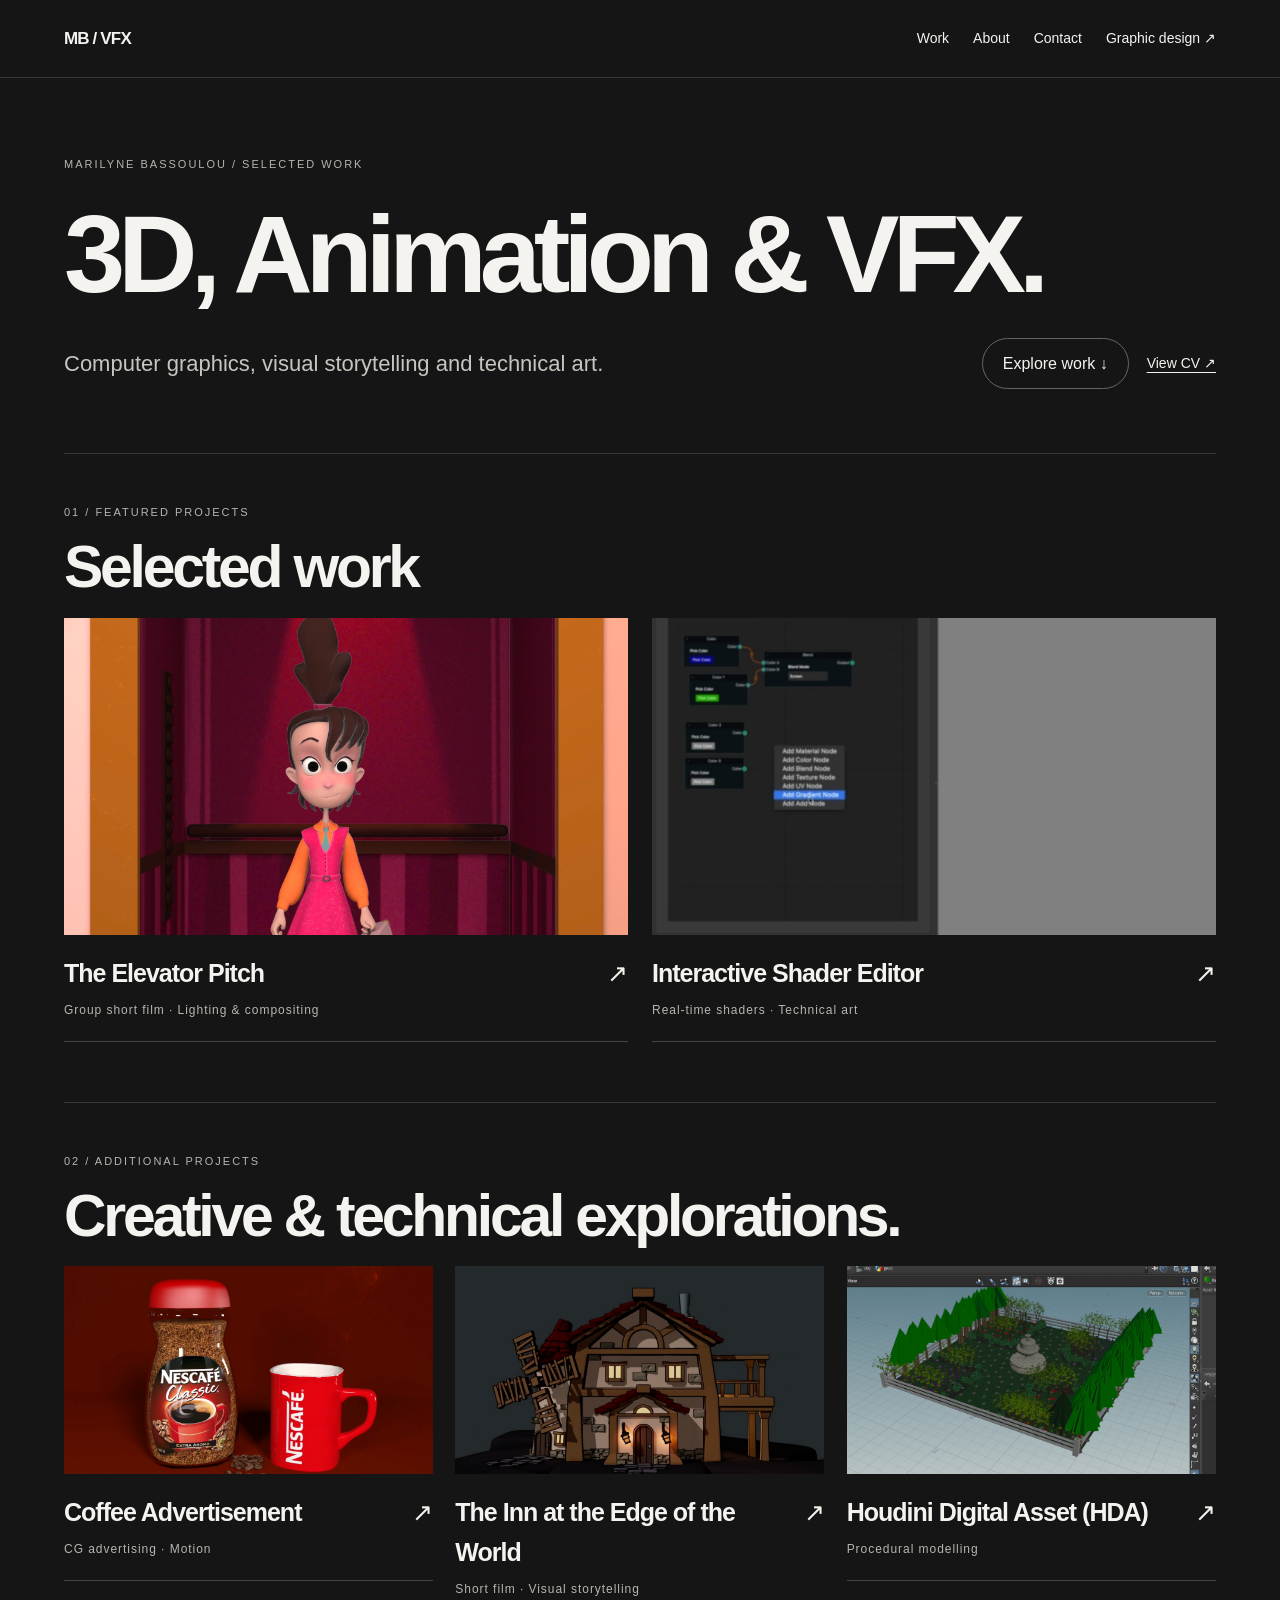
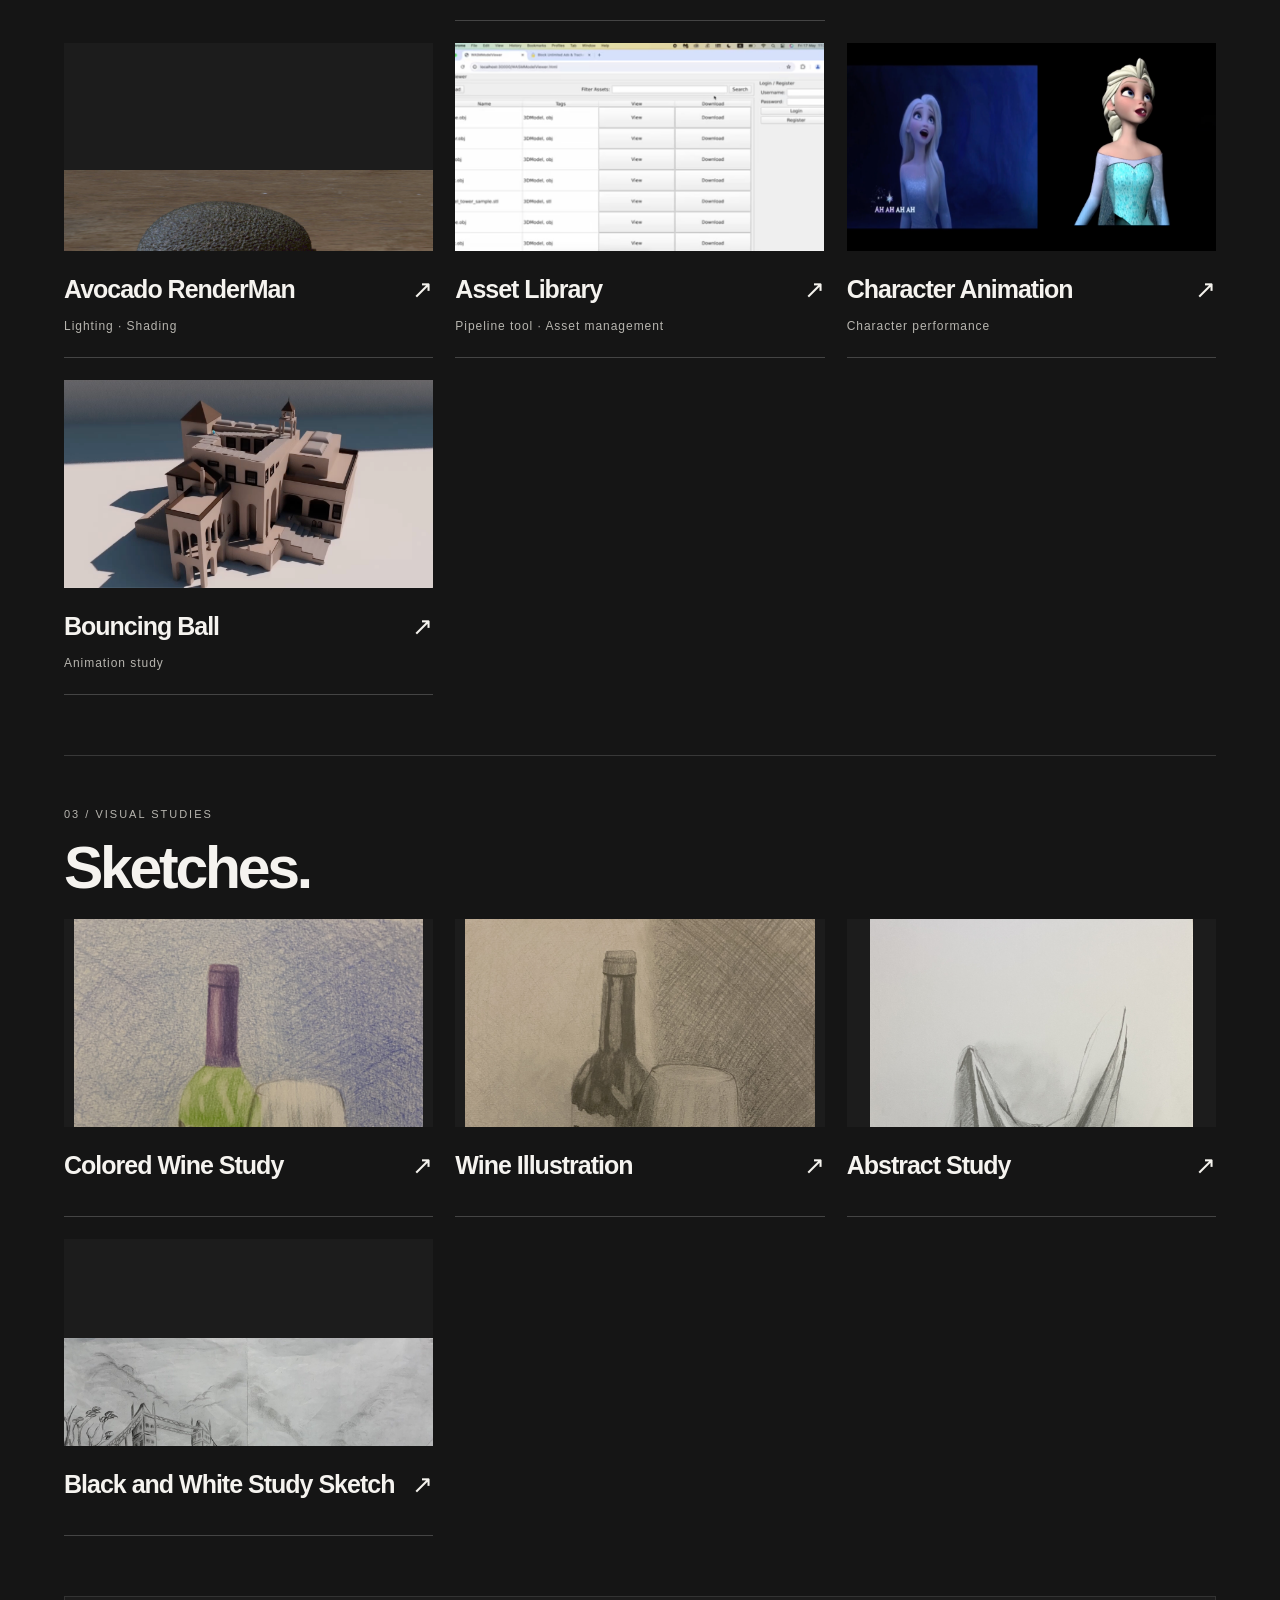
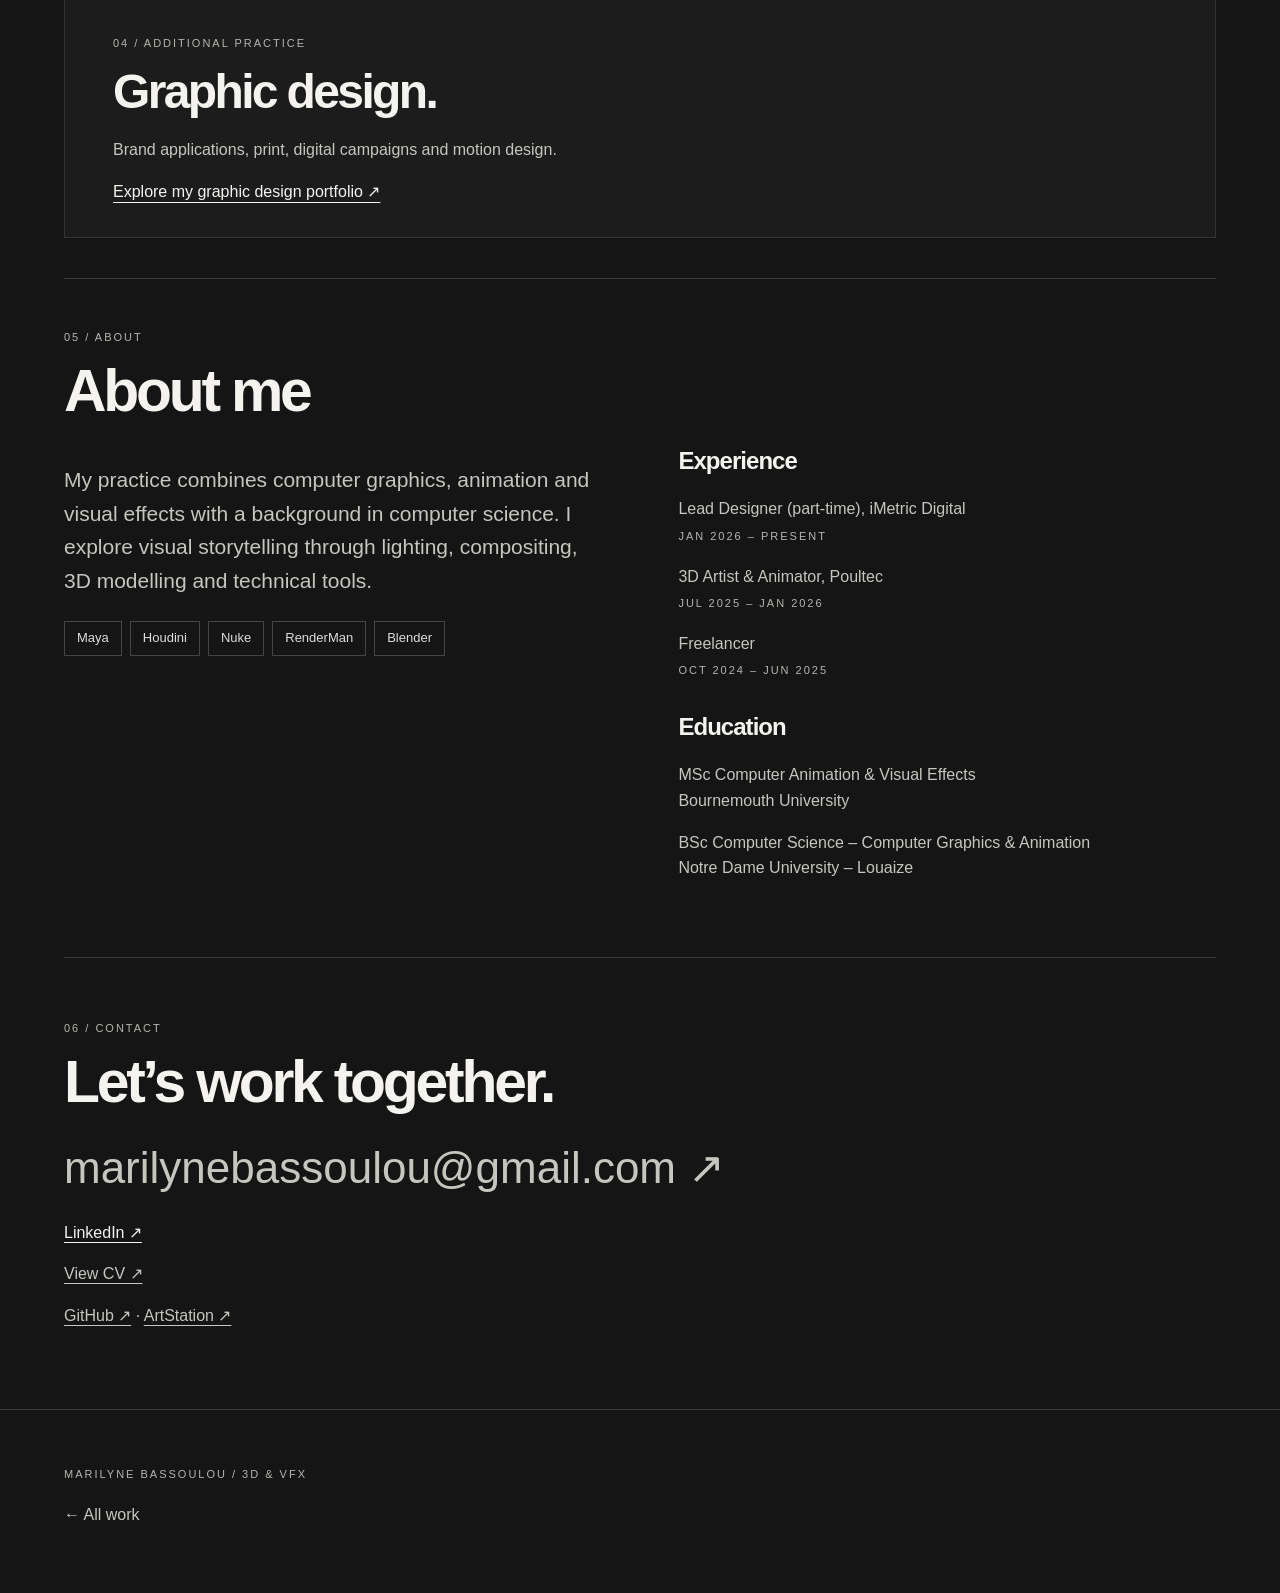
<file: index.html>
<!DOCTYPE html>

<html lang="en"><head><meta charset="utf-8"/><meta content="width=device-width, initial-scale=1" name="viewport"/><title>3D, Animation & VFX | Marilyne Bassoulou</title><link href="design/style.css" rel="stylesheet"/><meta content="Marilyne Bassoulou — selected 3D, animation, visual effects and technical art." name="description"/><meta content="3D, Animation & VFX | Marilyne Bassoulou" property="og:title"/><meta content="Marilyne Bassoulou — selected 3D, animation, visual effects and technical art." property="og:description"/><meta content="website" property="og:type"/><meta content="https://marilynebassoulou.org/assets/Thumbnail1.png" property="og:image"/><link href="design/assets/icon.svg" rel="icon" type="image/svg+xml"/><style>.vfx-grid .media-trigger{display:block;width:100%;padding:0;border:0;background:#1c1c1c;cursor:pointer;aspect-ratio:16/9;overflow:hidden}.vfx-grid .media-trigger img,.vfx-grid .media-trigger video{display:block;width:100%;height:100%;object-fit:cover;aspect-ratio:16/9}.vfx-grid .tile{min-width:0}.vfx-grid .info{align-items:flex-start}#vfx-viewer{background:#171717;color:#f5f3ef;border:1px solid #555;padding:24px;width:min(1000px,94vw);max-height:94vh;overflow:auto}#vfx-viewer::backdrop{background:#000c}#vfx-stage img,#vfx-stage video{display:block;max-width:100%;max-height:65vh;margin:16px auto 0}.vfx-controls{display:flex;gap:12px;justify-content:flex-end}.vfx-controls button{background:transparent;color:inherit;border:1px solid #666;padding:8px 14px;cursor:pointer}#vfx-link[hidden]{display:none}</style></head><body class="home index"><a class="skip-link" href="#main-content">Skip to content</a><header><a class="mark" href="index.html">MB / VFX</a><nav><a href="index.html#work">Work</a><a href="index.html#about">About</a><a href="index.html#contact">Contact</a><a href="/design/">Graphic design ↗</a></nav></header><main id="main-content"><div class="hero"><small>MARILYNE BASSOULOU / SELECTED WORK</small><h1>3D, Animation &amp; VFX.</h1><div class="hero-bottom"><p class="lead">Computer graphics, visual storytelling and technical art.</p><div class="hero-actions"><a class="cta" href="#work">Explore work ↓</a><a class="cv-link" href="assets/Marilyne%20Bassoulou%20CV.pdf" target="_blank" rel="noopener">View CV ↗</a></div></div></div><section id="work"><small>01 / Featured projects</small><h2>Selected work</h2><div class="grid featured vfx-grid"><article class="card tile" data-category="vfx animation design">
        <button class="media-trigger" data-type="video" data-src="assets/TheElevatorPitch_GroupProject_2024.mov" data-poster="assets/Thumbnail1.png">
          <video preload="none" loading="lazy" poster="assets/Thumbnail1.png"></video>
        </button>
        <div class="info"><div><h3 class="card-title">The Elevator Pitch</h3><small>Group short film · Lighting & compositing</small></div><span>↗</span></div>
      </article><article class="card tile" data-category="interactive design vfx">
        <button class="media-trigger" data-type="video" data-src="assets/interactive_shader_editor (480p).mp4" data-poster="assets/Thumbnail2.png">
          <video preload="none" loading="lazy" poster="assets/Thumbnail2.png"></video>
        </button>
        <div class="info"><div><h3 class="card-title">Interactive Shader Editor</h3><small>Real-time shaders · Technical art</small></div><span>↗</span></div>
      </article></div></section><section><small>02 / Additional projects</small><h2>Creative &amp; technical explorations.</h2><div class="grid three vfx-grid"><article class="card tile" data-category="design vfx animation">
        <button class="media-trigger" data-type="video" data-src="assets/project2 (720p).mp4" data-poster="assets/Thumbnail3.png">
          <video preload="none" loading="lazy" poster="assets/Thumbnail3.png"></video>
        </button>
        <div class="info"><div><h3 class="card-title">Coffee Advertisement</h3><small>CG advertising · Motion</small></div><span>↗</span></div>
      </article><article class="card tile" data-category="animation vfx design">
        <button class="media-trigger" data-type="video" data-src="assets/project (720p).mp4" data-poster="assets/Thumbnail4.png">
          <video preload="none" loading="lazy" poster="assets/Thumbnail4.png"></video>
        </button>
        <div class="info"><div><h3 class="card-title">The Inn at the Edge of the World</h3><small>Short film · Visual storytelling</small></div><span>↗</span></div>
      </article><article class="card tile" data-category="vfx interactive design">
        <button class="media-trigger" data-type="video" data-src="assets/Houdini.mov" data-poster="assets/Thumbnail10.png">
          <video preload="none" loading="lazy" poster="assets/Thumbnail10.png"></video>
        </button>
        <div class="info"><div><h3 class="card-title">Houdini Digital Asset (HDA)</h3><small>Procedural modelling</small></div><span>↗</span></div>
      </article><article class="card tile" data-category="vfx design">
        <button class="media-trigger" data-type="image" data-src="assets/Avocadooo.jpg">
          <img loading="lazy" src="assets/Avocadooo.jpg" alt="Avocado RenderMan" />
        </button>
        <div class="info"><div><h3 class="card-title">Avocado RenderMan</h3><small>Lighting · Shading</small></div><span>↗</span></div>
      </article><article class="card tile" data-category="interactive design">
        <button class="media-trigger" data-type="video" data-src="assets/video.mp4" data-poster="assets/Thumbnail6.png">
          <video preload="none" loading="lazy" poster="assets/Thumbnail6.png"></video>
        </button>
        <div class="info"><div><h3 class="card-title">Asset Library</h3><small>Pipeline tool · Asset management</small></div><span>↗</span></div>
      </article><article class="card tile" data-category="animation">
        <button class="media-trigger" data-type="video" data-src="assets/marilyne_bassoulou_csc_343_final_project (720p).mp4" data-poster="assets/Thumbnail8.png">
          <video preload="none" loading="lazy" poster="assets/Thumbnail8.png"></video>
        </button>
        <div class="info"><div><h3 class="card-title">Character Animation</h3><small>Character performance</small></div><span>↗</span></div>
      </article><article class="card tile" data-category="animation design">
        <button class="media-trigger" data-type="video" data-src="assets/My Movie 4.mp4" data-poster="assets/Thumbnail9.png">
          <video preload="none" loading="lazy" poster="assets/Thumbnail9.png"></video>
        </button>
        <div class="info"><div><h3 class="card-title">Bouncing Ball</h3><small>Animation study</small></div><span>↗</span></div>
      </article></div></section><section><small>03 / Visual studies</small><h2>Sketches.</h2><div class="grid three vfx-grid"><article class="card tile">
      <button class="media-trigger" data-type="image" data-src="assets/marilyne-bassoulou-wine-colored.jpg">
        <img loading="lazy" src="assets/marilyne-bassoulou-wine-colored.jpg" alt="Colored Wine Study" />
      </button>
      <div class="info"><h3 class="card-caption">Colored Wine Study</h3><span>↗</span></div>
    </article><article class="card tile">
      <button class="media-trigger" data-type="image" data-src="assets/marilyne-bassoulou-wine.jpg">
        <img loading="lazy" src="assets/marilyne-bassoulou-wine.jpg" alt="Wine Illustration" />
      </button>
      <div class="info"><h3 class="card-caption">Wine Illustration</h3><span>↗</span></div>
    </article><article class="card tile">
      <button class="media-trigger" data-type="image" data-src="assets/marilyne-bassoulou-study-project-1-1.jpg">
        <img loading="lazy" src="assets/marilyne-bassoulou-study-project-1-1.jpg" alt="Abstract Study" />
      </button>
      <div class="info"><h3 class="card-caption">Abstract Study</h3><span>↗</span></div>
    </article><article class="card tile">
      <button class="media-trigger" data-type="image" data-src="assets/marilyne-bassoulou-study-project-2.jpg">
        <img loading="lazy" src="assets/marilyne-bassoulou-study-project-2.jpg" alt="Black and White Study Sketch" />
      </button>
      <div class="info"><h3 class="card-caption">Black and White Study Sketch</h3><span>↗</span></div>
    </article></div></section><section class="motion-banner"><small>04 / Additional practice</small><h2>Graphic design.</h2><p>Brand applications, print, digital campaigns and motion design.</p><a href="/design/">Explore my graphic design portfolio ↗</a></section><section id="about"><small>05 / About</small><h2>About me</h2><div class="split"><div><p class="lead">My practice combines computer graphics, animation and visual effects with a background in computer science. I explore visual storytelling through lighting, compositing, 3D modelling and technical tools.</p><div class="skill-tags"><span>Maya</span><span>Houdini</span><span>Nuke</span><span>RenderMan</span><span>Blender</span></div></div><div><h3>Experience</h3><p>Lead Designer (part-time), iMetric Digital<br/><small>Jan 2026 – Present</small></p><p>3D Artist &amp; Animator, Poultec<br/><small>Jul 2025 – Jan 2026</small></p><p>Freelancer<br/><small>Oct 2024 – Jun 2025</small></p><h3>Education</h3><p>MSc Computer Animation &amp; Visual Effects<br/>Bournemouth University</p><p>BSc Computer Science – Computer Graphics &amp; Animation<br/>Notre Dame University – Louaize</p></div></div></section><section id="contact"><small>06 / Contact</small><h2>Let’s work together.</h2><p><a href="mailto:marilynebassoulou@gmail.com">marilynebassoulou@gmail.com ↗</a></p><a href="https://www.linkedin.com/in/marilyne-bassoulou/">LinkedIn ↗</a><p><a href="assets/Marilyne%20Bassoulou%20CV.pdf" rel="noopener" target="_blank">View CV ↗</a></p><p><a href="https://github.com/Marilyneb">GitHub ↗</a> · <a href="https://marilynebassoulou.artstation.com">ArtStation ↗</a></p></section></main><footer><small>MARILYNE BASSOULOU / 3D & VFX</small><p><a href="index.html#work">← All work</a></p></footer><dialog id="vfx-viewer" aria-label="Project viewer"><div class="vfx-controls"><button id="vfx-prev" aria-label="Previous project">←</button><button id="vfx-next" aria-label="Next project">→</button><button id="vfx-close">Close ×</button></div><h3 id="vfx-title"></h3><p id="vfx-desc"></p><a id="vfx-link" target="_blank" rel="noopener">View on GitHub ↗</a><div id="vfx-stage"></div></dialog><script>const modalDescriptions = {
    "The Elevator Pitch": {
      desc: "A collaborative MSc short film. My contributions included 3D modelling, shading, lead lighting and lead compositing.",
      link: ""
    },
    "Interactive Shader Editor": {
      desc: "An interactive tool for designing and testing shaders in real-time, built to make complex shader concepts intuitive and accessible.",
      link: "https://github.com/Marilyneb/Shader-Editor-MSc-Project"
    },
    "Coffee Advertisement": {
      desc: "A cinematic coffee ad emphasizing motion design, texture, and visual storytelling.",
      link: ""
    },
    "Avocado RenderMan": {
      desc: "A RenderMan lighting and shading project featuring a photorealistic avocado, demonstrating OSL and RIB integration.",
      link: "https://github.com/Marilyneb/Renderman-Project"
    },
    "Bouncing Ball": {
      desc: "A physics-based animation inspired by M.C. Escher’s impossible staircase, blending realism with illusion.",
      link: ""
    },
    "The Inn at the Edge of the World": {
      desc: "A short film adaptation from a script, created in collaboration to explore mood, lighting, and character emotion.",
      link: ""
    },
    "Houdini Digital Asset (HDA)": {
      desc: "A procedural garden generator built as a Houdini Digital Asset, showcasing parametric design and asset reusability.",
      link: ""
    },
    "Asset Library": {
      desc: "A web-based 3D asset manager that allows users to upload, tag, and organize models in a central library.",
      link: "https://github.com/NCCA/msccavepipelineandtdproject24-Marilyneb/tree/main"
    },
    "Character Animation": {
      desc: "A fully rigged and animated character scene focusing on expressive motion and personality.",
      link: ""
    }
  };
const d=document.querySelector('#vfx-viewer'), ts=[...document.querySelectorAll('.media-trigger')];let n=0;function show(i){n=(i+ts.length)%ts.length;const t=ts[n], title=t.closest('article').querySelector('h3').textContent, info=modalDescriptions[title];document.querySelector('#vfx-title').textContent=title;document.querySelector('#vfx-desc').textContent=info?.desc||'';const l=document.querySelector('#vfx-link');l.hidden=!info?.link;l.href=info?.link||'#';const m=document.createElement(t.dataset.type==='video'?'video':'img');m.src=t.dataset.src;if(m.tagName==='VIDEO'){m.controls=true;m.playsInline=true;m.poster=t.dataset.poster||'';}else m.alt=title;document.querySelector('#vfx-stage').replaceChildren(m);if(!d.open)d.showModal();}ts.forEach((t,i)=>{t.setAttribute('aria-label','View '+t.closest('article').querySelector('h3').textContent);t.onclick=()=>show(i)});document.querySelector('#vfx-prev').onclick=()=>show(n-1);document.querySelector('#vfx-next').onclick=()=>show(n+1);document.querySelector('#vfx-close').onclick=()=>d.close();d.addEventListener('close',()=>document.querySelector('#vfx-stage').replaceChildren());d.addEventListener('keydown',e=>{if(e.target.tagName==='VIDEO')return;if(e.key==='ArrowLeft'){e.preventDefault();show(n-1)}if(e.key==='ArrowRight'){e.preventDefault();show(n+1)}});</script></body></html>
</file>
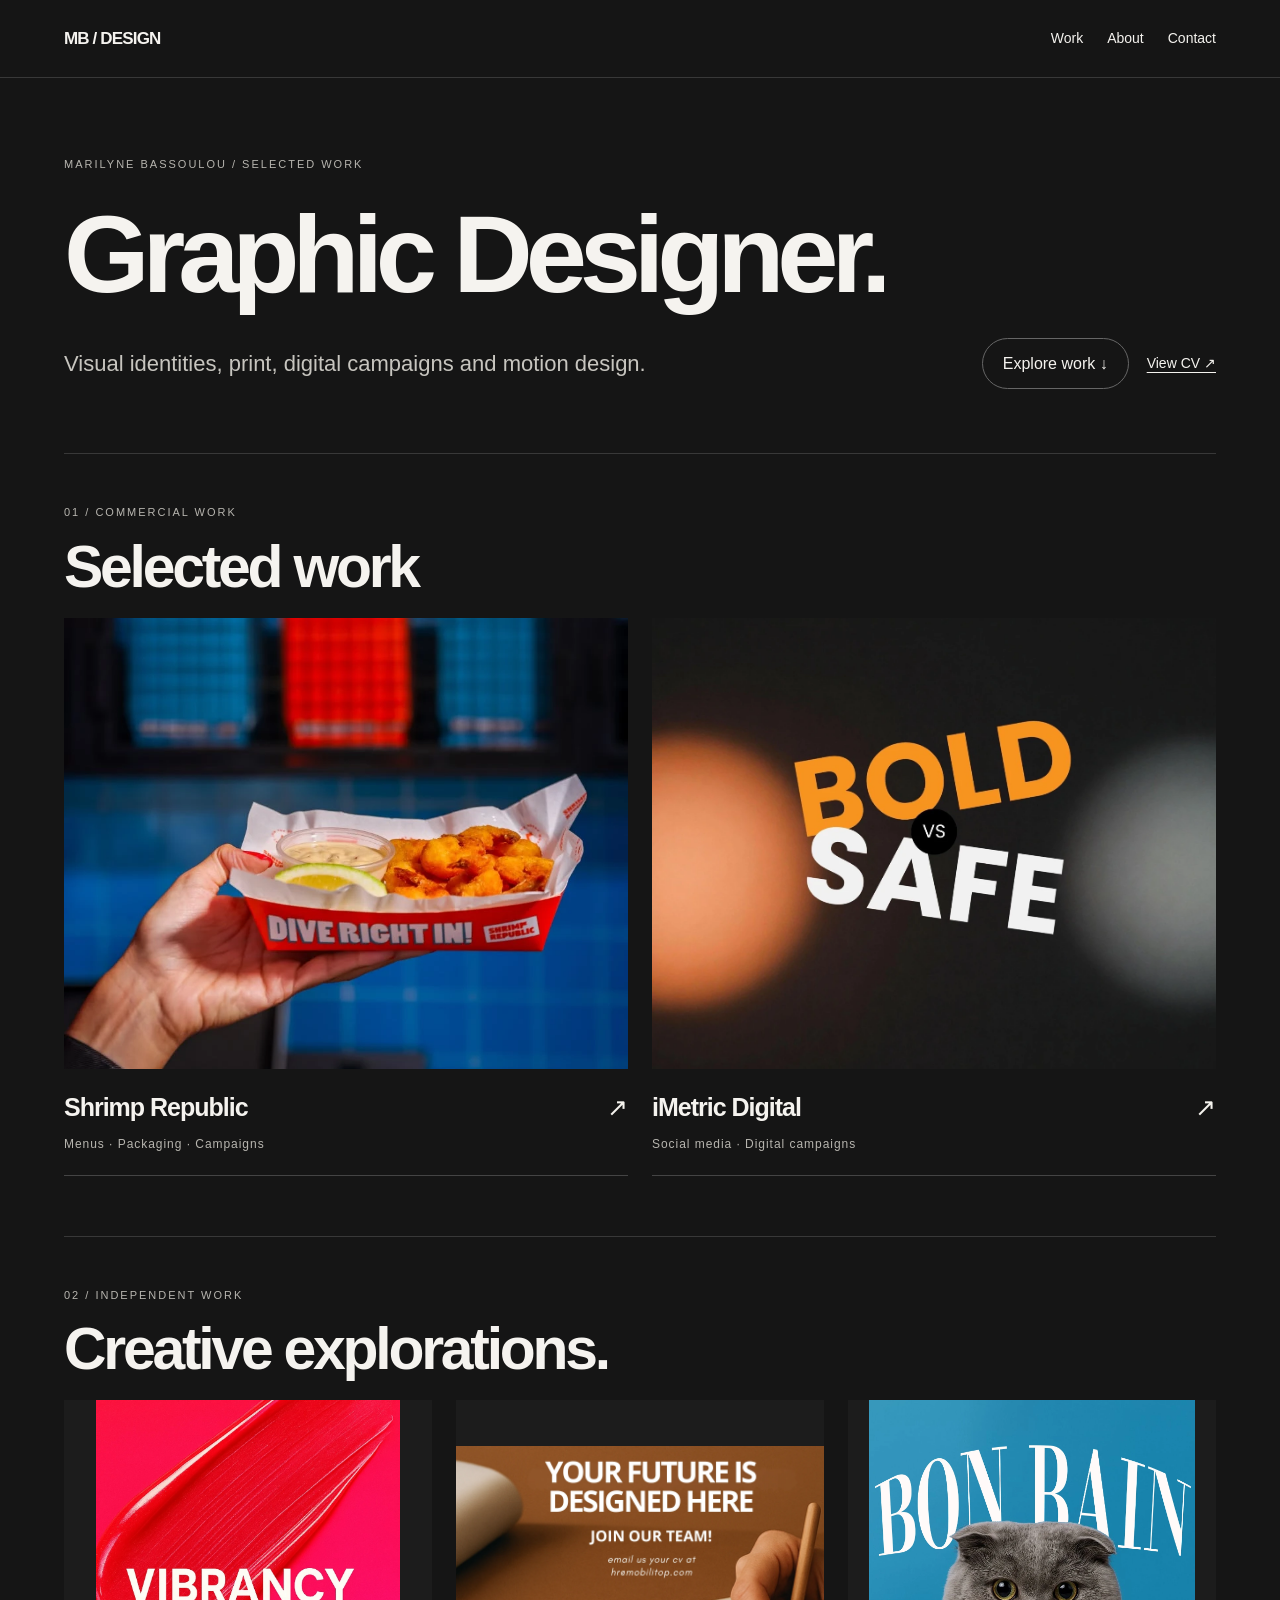
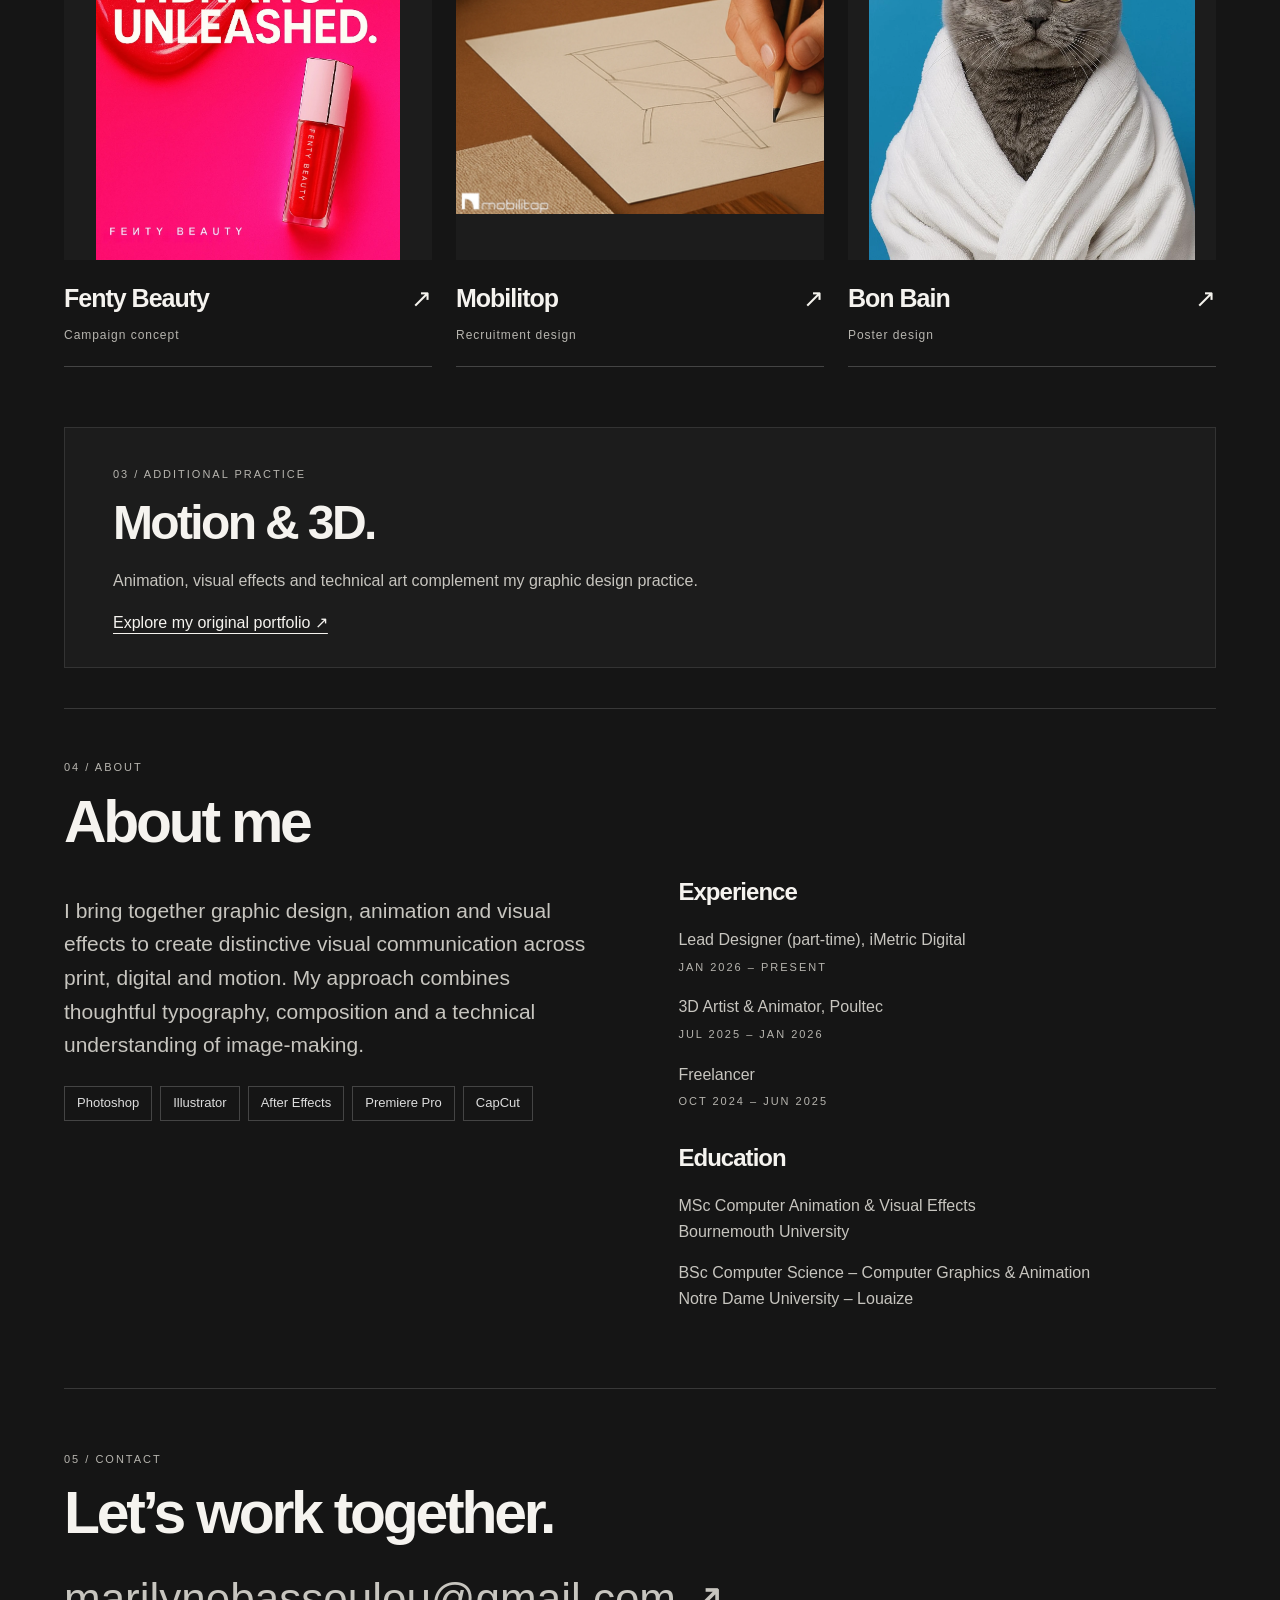
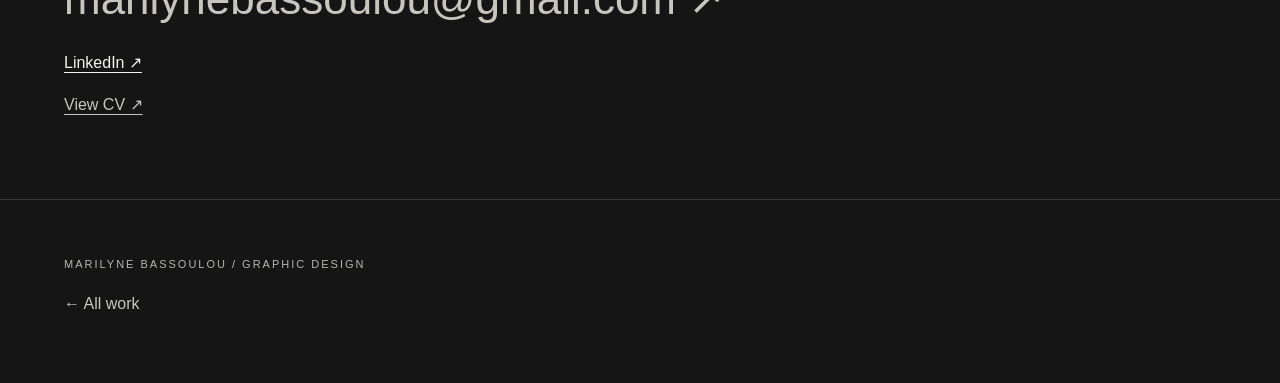
<file: design/index.html>
<!DOCTYPE html>

<html lang="en"><head><meta charset="utf-8"/><meta content="width=device-width, initial-scale=1" name="viewport"/><title>Graphic Designer | Marilyne Bassoulou</title><link href="style.css" rel="stylesheet"/><meta content="Graphic designer Marilyne Bassoulou — selected branding, print, digital campaigns and motion design." name="description"/><meta content="Graphic Designer | Marilyne Bassoulou" property="og:title"/><meta content="Graphic designer Marilyne Bassoulou — selected branding, print, digital campaigns and motion design." property="og:description"/><meta content="website" property="og:type"/><meta content="https://marilynebassoulou.org/design/assets/tray.webp" property="og:image"/><link href="assets/icon.svg" rel="icon" type="image/svg+xml"/></head><body class="home index"><a class="skip-link" href="#main-content">Skip to content</a><header><a class="mark" href="index.html">MB / DESIGN</a><nav><a href="index.html#work">Work</a><a href="index.html#about">About</a><a href="index.html#contact">Contact</a></nav></header><main id="main-content"><div class="hero"><small>MARILYNE BASSOULOU / SELECTED WORK</small><h1>Graphic Designer.</h1><div class="hero-bottom"><p class="lead">Visual identities, print, digital campaigns and motion design.</p><div class="hero-actions"><a class="cta" href="#work">Explore work ↓</a><a class="cv-link" href="assets/cv.pdf" target="_blank" rel="noopener">View CV ↗</a></div></div></div><section id="work"><small>01 / Commercial work</small><h2>Selected work</h2><div class="grid featured"><a class="tile" href="shrimp.html"><img alt="Shrimp Republic" decoding="async" height="1280" src="assets/tray.webp" width="854"/><div class="info"><div><h3>Shrimp Republic</h3><small>Menus · Packaging · Campaigns</small></div><span>↗</span></div></a><a class="tile" href="imetric.html"><img alt="iMetric Digital" decoding="async" height="1600" src="assets/bold.webp" width="1279"/><div class="info"><div><h3>iMetric Digital</h3><small>Social media · Digital campaigns</small></div><span>↗</span></div></a></div></section><section><small>02 / Independent work</small><h2>Creative explorations.</h2><div class="grid three independent-grid"><a class="tile" href="personal.html#fenty"><img alt="Fenty Beauty" decoding="async" height="1500" loading="lazy" src="assets/fenty2.webp" width="1000"/><div class="info"><div><h3>Fenty Beauty</h3><small>Campaign concept</small></div><span>↗</span></div></a><a class="tile" href="personal.html#mobilitop"><img alt="Mobilitop" decoding="async" height="1500" loading="lazy" src="assets/mobilitop7.webp" width="1500"/><div class="info"><div><h3>Mobilitop</h3><small>Recruitment design</small></div><span>↗</span></div></a><a class="tile" href="personal.html#cat"><img alt="Bon Bain" decoding="async" height="1800" loading="lazy" src="assets/cat0.webp" width="1273"/><div class="info"><div><h3>Bon Bain</h3><small>Poster design</small></div><span>↗</span></div></a></div></section><section class="motion-banner"><small>03 / Additional practice</small><h2>Motion &amp; 3D.</h2><p>Animation, visual effects and technical art complement my graphic design practice.</p><a href="https://marilynebassoulou.org/">Explore my original portfolio ↗</a></section><section id="about"><small>04 / About</small><h2>About me</h2><div class="split"><div><p class="lead">I bring together graphic design, animation and visual effects to create distinctive visual communication across print, digital and motion. My approach combines thoughtful typography, composition and a technical understanding of image-making.</p><div class="skill-tags"><span>Photoshop</span><span>Illustrator</span><span>After Effects</span><span>Premiere Pro</span><span>CapCut</span></div></div><div><h3>Experience</h3><p>Lead Designer (part-time), iMetric Digital<br/><small>Jan 2026 – Present</small></p><p>3D Artist &amp; Animator, Poultec<br/><small>Jul 2025 – Jan 2026</small></p><p>Freelancer<br/><small>Oct 2024 – Jun 2025</small></p><h3>Education</h3><p>MSc Computer Animation &amp; Visual Effects<br/>Bournemouth University</p><p>BSc Computer Science – Computer Graphics &amp; Animation<br/>Notre Dame University – Louaize</p></div></div></section><section id="contact"><small>05 / Contact</small><h2>Let’s work together.</h2><p><a href="mailto:marilynebassoulou@gmail.com">marilynebassoulou@gmail.com ↗</a></p><a href="https://www.linkedin.com/in/marilyne-bassoulou/">LinkedIn ↗</a><p><a href="assets/cv.pdf" rel="noopener" target="_blank">View CV ↗</a></p></section></main><footer><small>MARILYNE BASSOULOU / GRAPHIC DESIGN</small><p><a href="index.html#work">← All work</a></p></footer><dialog aria-label="Artwork viewer" id="viewer"><div class="viewer-bar"><button aria-label="Previous artwork" class="viewer-prev">←</button><span class="viewer-count"></span><button aria-label="Next artwork" class="viewer-next">→</button><button aria-label="Close image" class="viewer-close">Close ×</button></div><img alt="Enlarged artwork"/></dialog><script defer="True" src="site.js"></script></body></html>
</file>
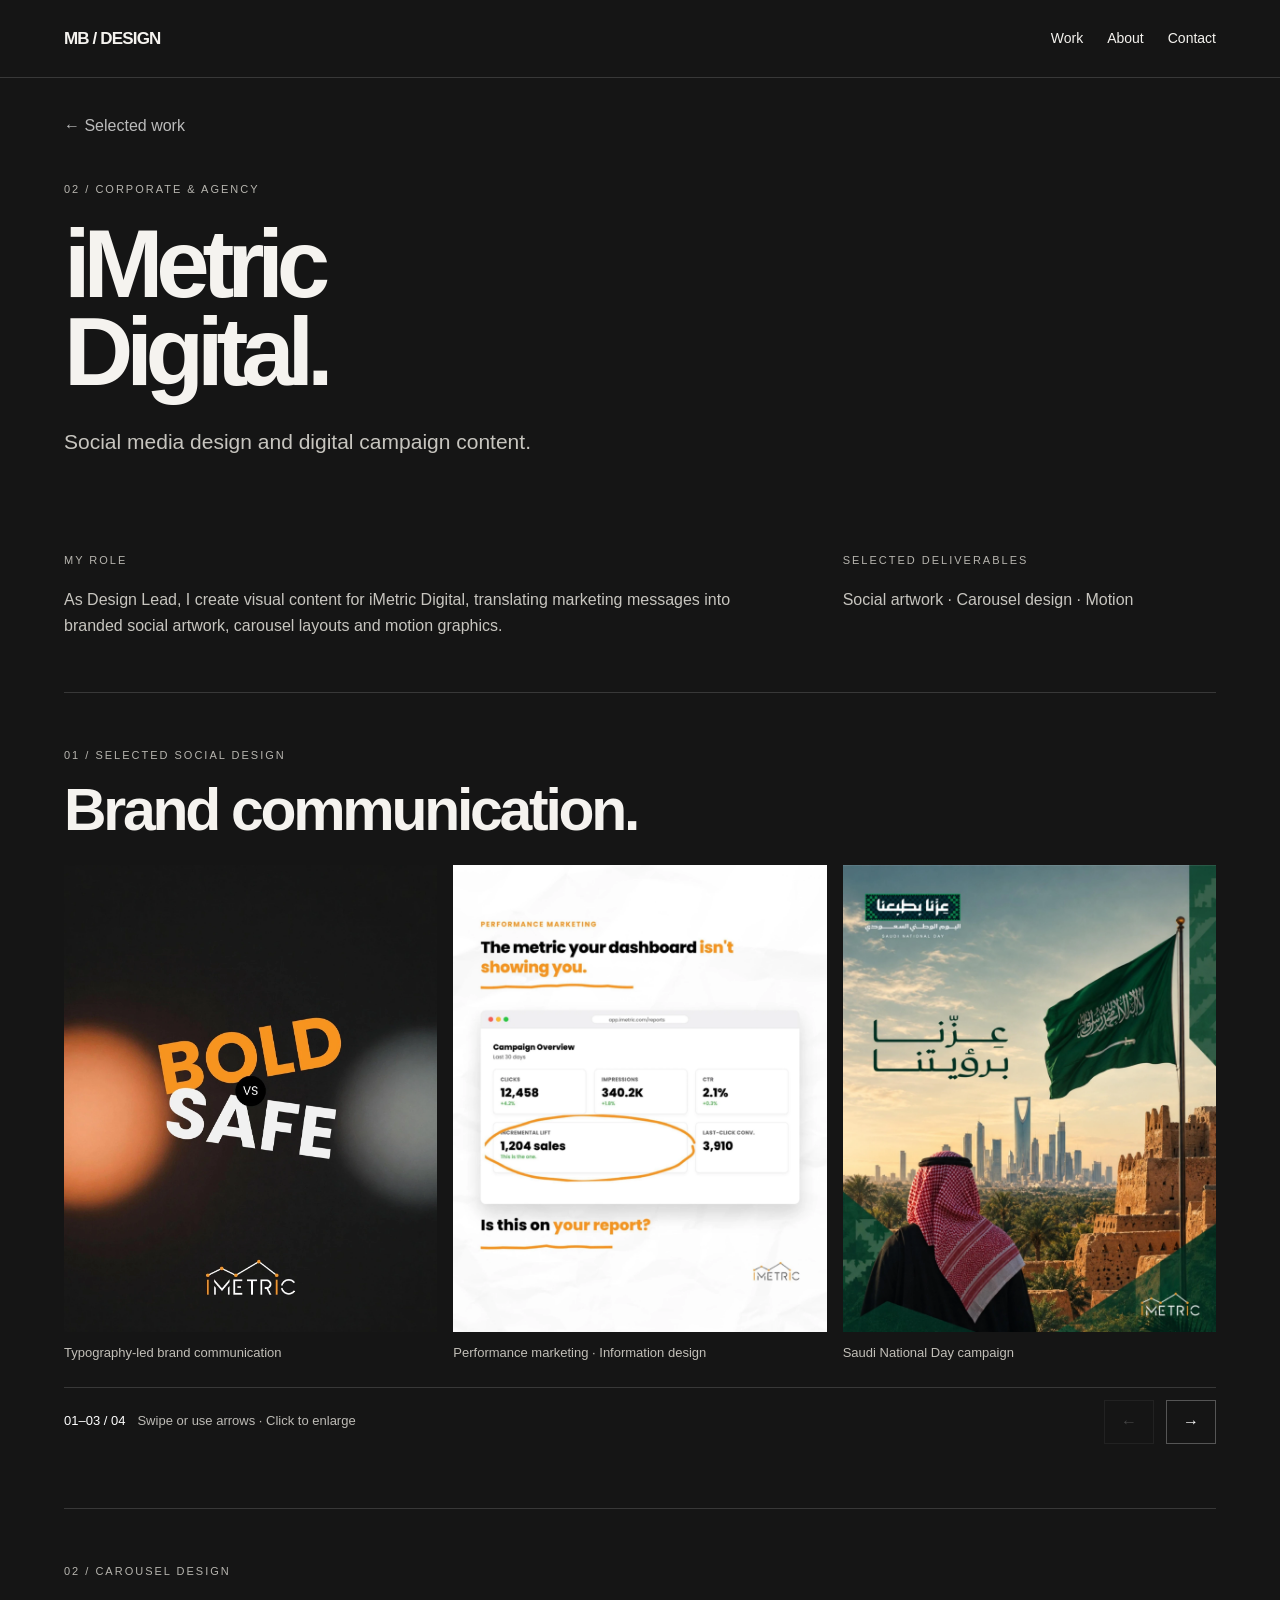
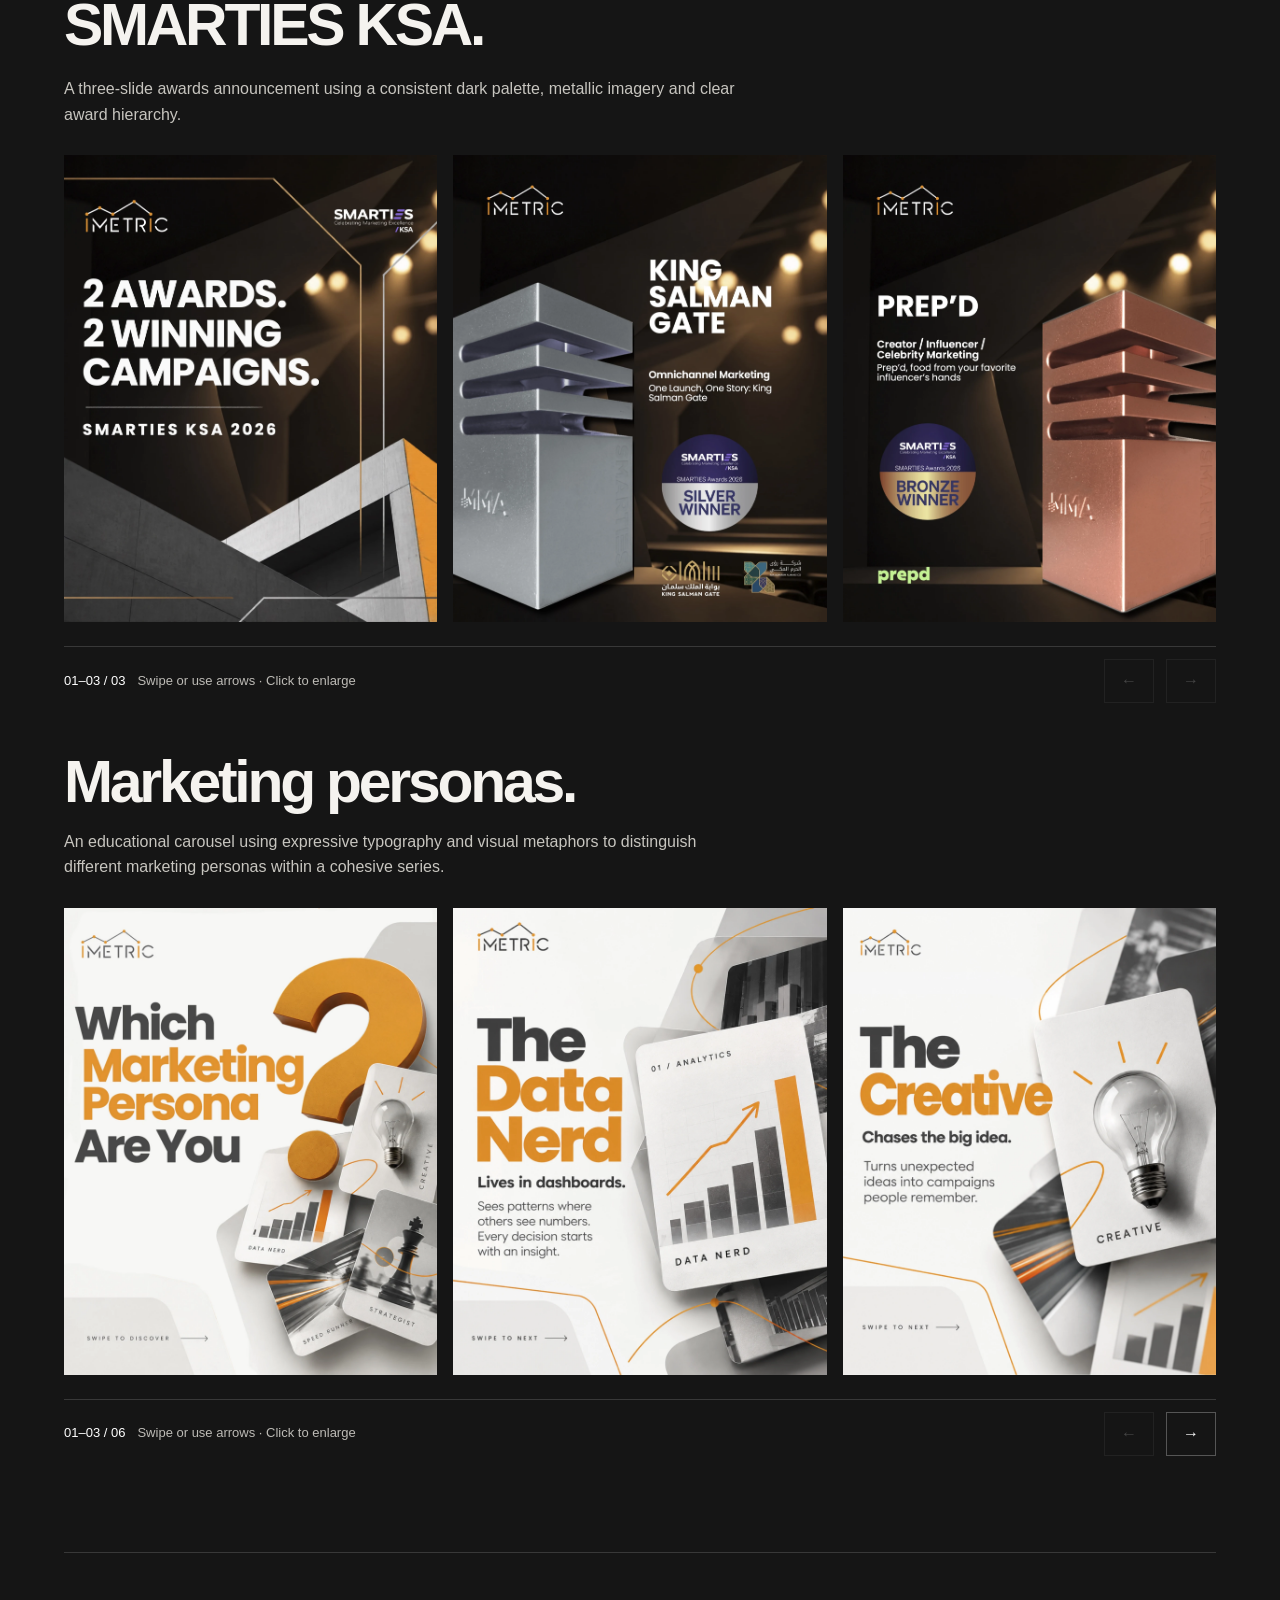
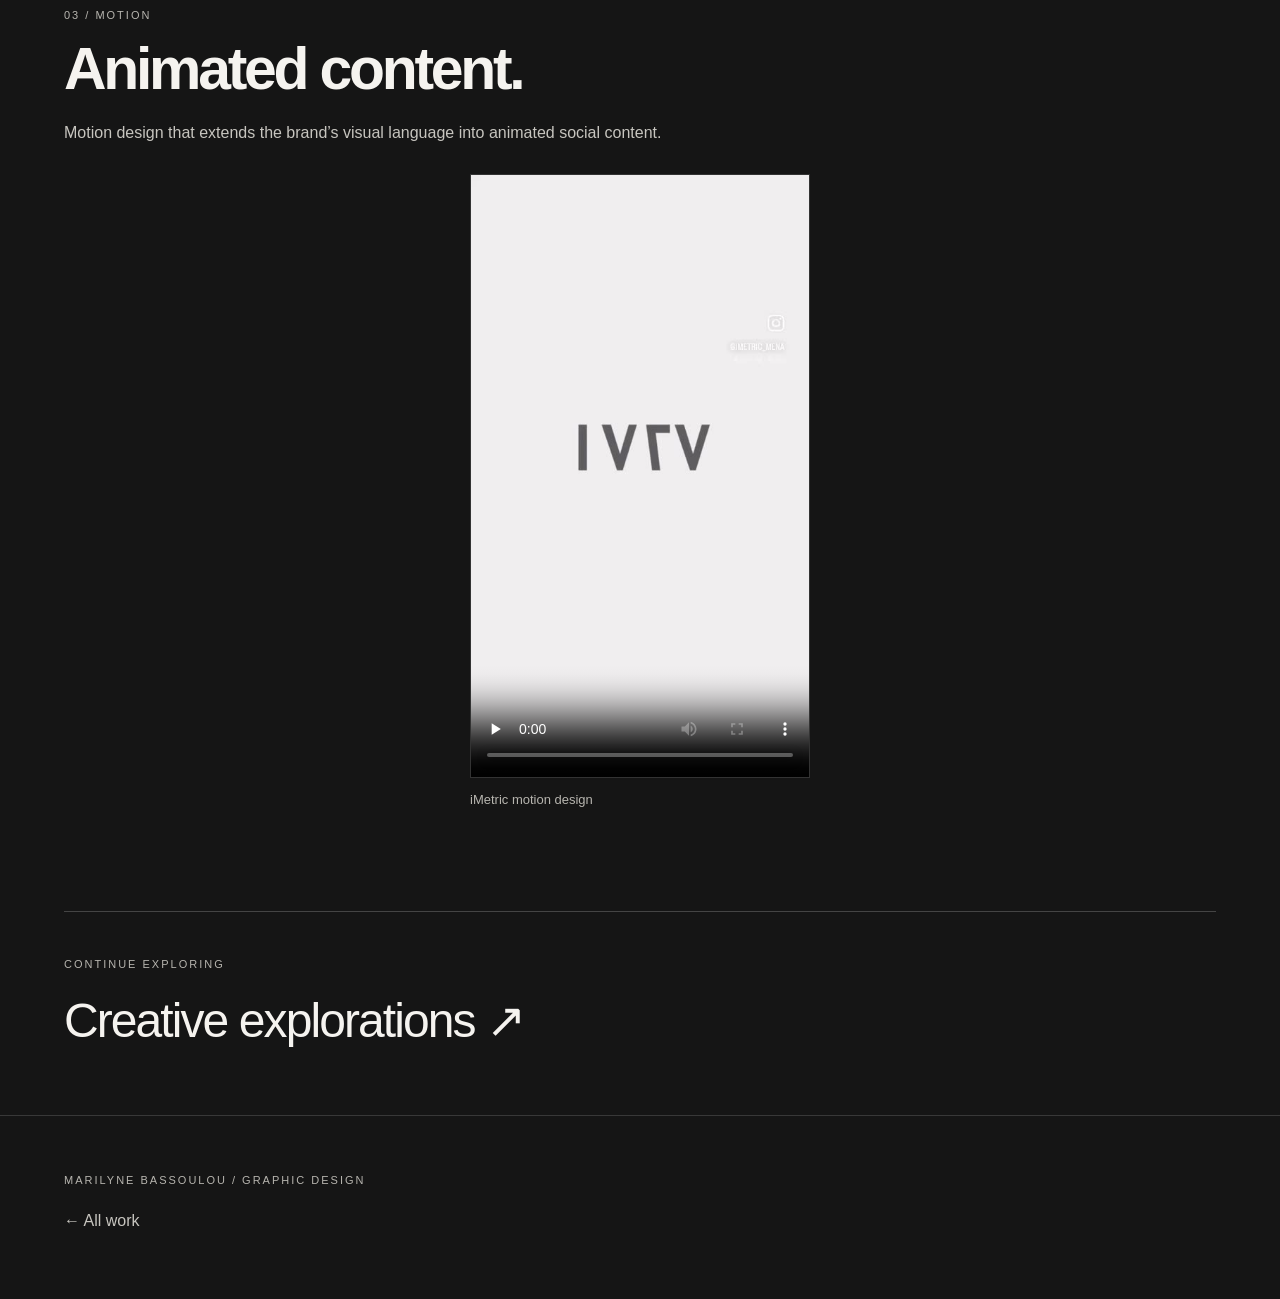
<file: design/imetric.html>
<!DOCTYPE html>

<html lang="en"><head><meta charset="utf-8"/><meta content="width=device-width, initial-scale=1" name="viewport"/><title>iMetric Digital | Marilyne Bassoulou</title><link href="style.css" rel="stylesheet"/><meta content="iMetric Digital — selected social media design, carousels and motion graphics." name="description"/><meta content="iMetric Digital | Marilyne Bassoulou" property="og:title"/><meta content="iMetric Digital — selected social media design, carousels and motion graphics." property="og:description"/><meta content="website" property="og:type"/><meta content="https://marilynebassoulou.org/design/assets/bold.webp" property="og:image"/><link href="assets/icon.svg" rel="icon" type="image/svg+xml"/></head><body class="project imetric"><a class="skip-link" href="#main-content">Skip to content</a><header><a class="mark" href="index.html">MB / DESIGN</a><nav><a href="index.html#work">Work</a><a href="index.html#about">About</a><a href="index.html#contact">Contact</a></nav></header><main id="main-content"><a class="back" href="index.html#work">← Selected work</a><div class="hero"><small>02 / Corporate &amp; agency</small><h1>iMetric<br/>Digital.</h1><p class="lead">Social media design and digital campaign content.</p></div><div class="project-intro"><div><small>My role</small><p>As Design Lead, I create visual content for iMetric Digital, translating marketing messages into branded social artwork, carousel layouts and motion graphics.</p></div><div><small>Selected deliverables</small><p>Social artwork · Carousel design · Motion</p></div></div><section><small>01 / Selected social design</small><h2>Brand communication.</h2><div class="slide-deck social-deck"><div aria-label="Selected social designs" class="gallery slide-track social-track" tabindex="0"><figure><button aria-label="Enlarge Bold vs Safe" type="button"><img alt="Bold vs Safe" decoding="async" height="1600" loading="lazy" src="assets/bold.webp" width="1279"/></button><figcaption>Typography-led brand communication</figcaption></figure><figure><button aria-label="Enlarge Performance Marketing Dashboard" type="button"><img alt="Performance Marketing Dashboard" decoding="async" height="2000" loading="lazy" src="assets/dashboard.webp" width="1600"/></button><figcaption>Performance marketing · Information design</figcaption></figure><figure><button aria-label="Enlarge Saudi National Day" type="button"><img alt="Saudi National Day" decoding="async" height="2000" loading="lazy" src="assets/photo2.webp" width="1600"/></button><figcaption>Saudi National Day campaign</figcaption></figure><figure><button aria-label="Enlarge Ramadan Kareem — iMetric seasonal communication" type="button"><img alt="Ramadan Kareem — iMetric seasonal communication" decoding="async" height="1280" loading="lazy" src="assets/ramadan.webp" width="1024"/></button><figcaption>Ramadan Kareem greeting</figcaption></figure></div><div class="slide-controls"><span aria-live="polite" class="slide-count">01 / 04</span><span class="slide-hint">Swipe or use arrows · Click to enlarge</span><button aria-label="Previous design" class="prev" type="button">←</button><button aria-label="Next design" class="next" type="button">→</button></div></div></section><section><small>02 / Carousel design</small><h2>SMARTIES KSA.</h2><p>A three-slide awards announcement using a consistent dark palette, metallic imagery and clear award hierarchy.</p><div class="slide-deck"><div aria-label="Swipeable campaign artwork" class="gallery slide-track" tabindex="0"><button aria-label="Enlarge SMARTIES KSA campaign — artwork 3" type="button"><img alt="SMARTIES KSA campaign — artwork 3" decoding="async" height="2000" loading="lazy" src="assets/smarties2.webp" width="1601"/></button><button aria-label="Enlarge SMARTIES KSA campaign — artwork 1" type="button"><img alt="SMARTIES KSA campaign — artwork 1" decoding="async" height="2000" loading="lazy" src="assets/smarties0.webp" width="1601"/></button><button aria-label="Enlarge SMARTIES KSA campaign — artwork 2" type="button"><img alt="SMARTIES KSA campaign — artwork 2" decoding="async" height="2000" loading="lazy" src="assets/smarties1.webp" width="1601"/></button></div><div class="slide-controls"><span aria-live="polite" class="slide-count">01</span><span class="slide-hint">Swipe or use arrows · Click to enlarge</span><button aria-label="Previous slide" class="prev" type="button">←</button><button aria-label="Next slide" class="next" type="button">→</button></div></div><h2 class="sub">Marketing personas.</h2><p>An educational carousel using expressive typography and visual metaphors to distinguish different marketing personas within a cohesive series.</p><div class="slide-deck"><div aria-label="Swipeable campaign artwork" class="gallery slide-track" tabindex="0"><button aria-label="Enlarge Marketing Personas campaign — artwork 1" type="button"><img alt="Marketing Personas campaign — artwork 1" decoding="async" height="2000" loading="lazy" src="assets/october0.webp" width="1600"/></button><button aria-label="Enlarge Marketing Personas campaign — artwork 2" type="button"><img alt="Marketing Personas campaign — artwork 2" decoding="async" height="2000" loading="lazy" src="assets/october1.webp" width="1600"/></button><button aria-label="Enlarge Marketing Personas campaign — artwork 3" type="button"><img alt="Marketing Personas campaign — artwork 3" decoding="async" height="2000" loading="lazy" src="assets/october2.webp" width="1600"/></button><button aria-label="Enlarge Marketing Personas campaign — artwork 4" type="button"><img alt="Marketing Personas campaign — artwork 4" decoding="async" height="2000" loading="lazy" src="assets/october3.webp" width="1600"/></button><button aria-label="Enlarge Marketing Personas campaign — artwork 5" type="button"><img alt="Marketing Personas campaign — artwork 5" decoding="async" height="2000" loading="lazy" src="assets/october4.webp" width="1600"/></button><button aria-label="Enlarge Marketing Personas campaign — artwork 6" type="button"><img alt="Marketing Personas campaign — artwork 6" decoding="async" height="2000" loading="lazy" src="assets/october5.webp" width="1600"/></button></div><div class="slide-controls"><span aria-live="polite" class="slide-count">01</span><span class="slide-hint">Swipe or use arrows · Click to enlarge</span><button aria-label="Previous slide" class="prev" type="button">←</button><button aria-label="Next slide" class="next" type="button">→</button></div></div></section><section><small>03 / Motion</small><h2>Animated content.</h2><p>Motion design that extends the brand’s visual language into animated social content.</p><div class="video-grid"><figure><video aria-label="iMetric motion design" controls="" playsinline="" poster="assets/imetric.jpg" preload="none" src="assets/imetric.mp4"></video><figcaption>iMetric motion design</figcaption></figure></div></section><div class="next-project"><small>Continue exploring</small><a href="personal.html#fenty">Creative explorations ↗</a></div></main><footer><small>MARILYNE BASSOULOU / GRAPHIC DESIGN</small><p><a href="index.html#work">← All work</a></p></footer><dialog aria-label="Artwork viewer" id="viewer"><div class="viewer-bar"><button aria-label="Previous artwork" class="viewer-prev">←</button><span class="viewer-count"></span><button aria-label="Next artwork" class="viewer-next">→</button><button aria-label="Close image" class="viewer-close">Close ×</button></div><img alt="Enlarged artwork"/></dialog><script defer="True" src="site.js"></script></body></html>
</file>
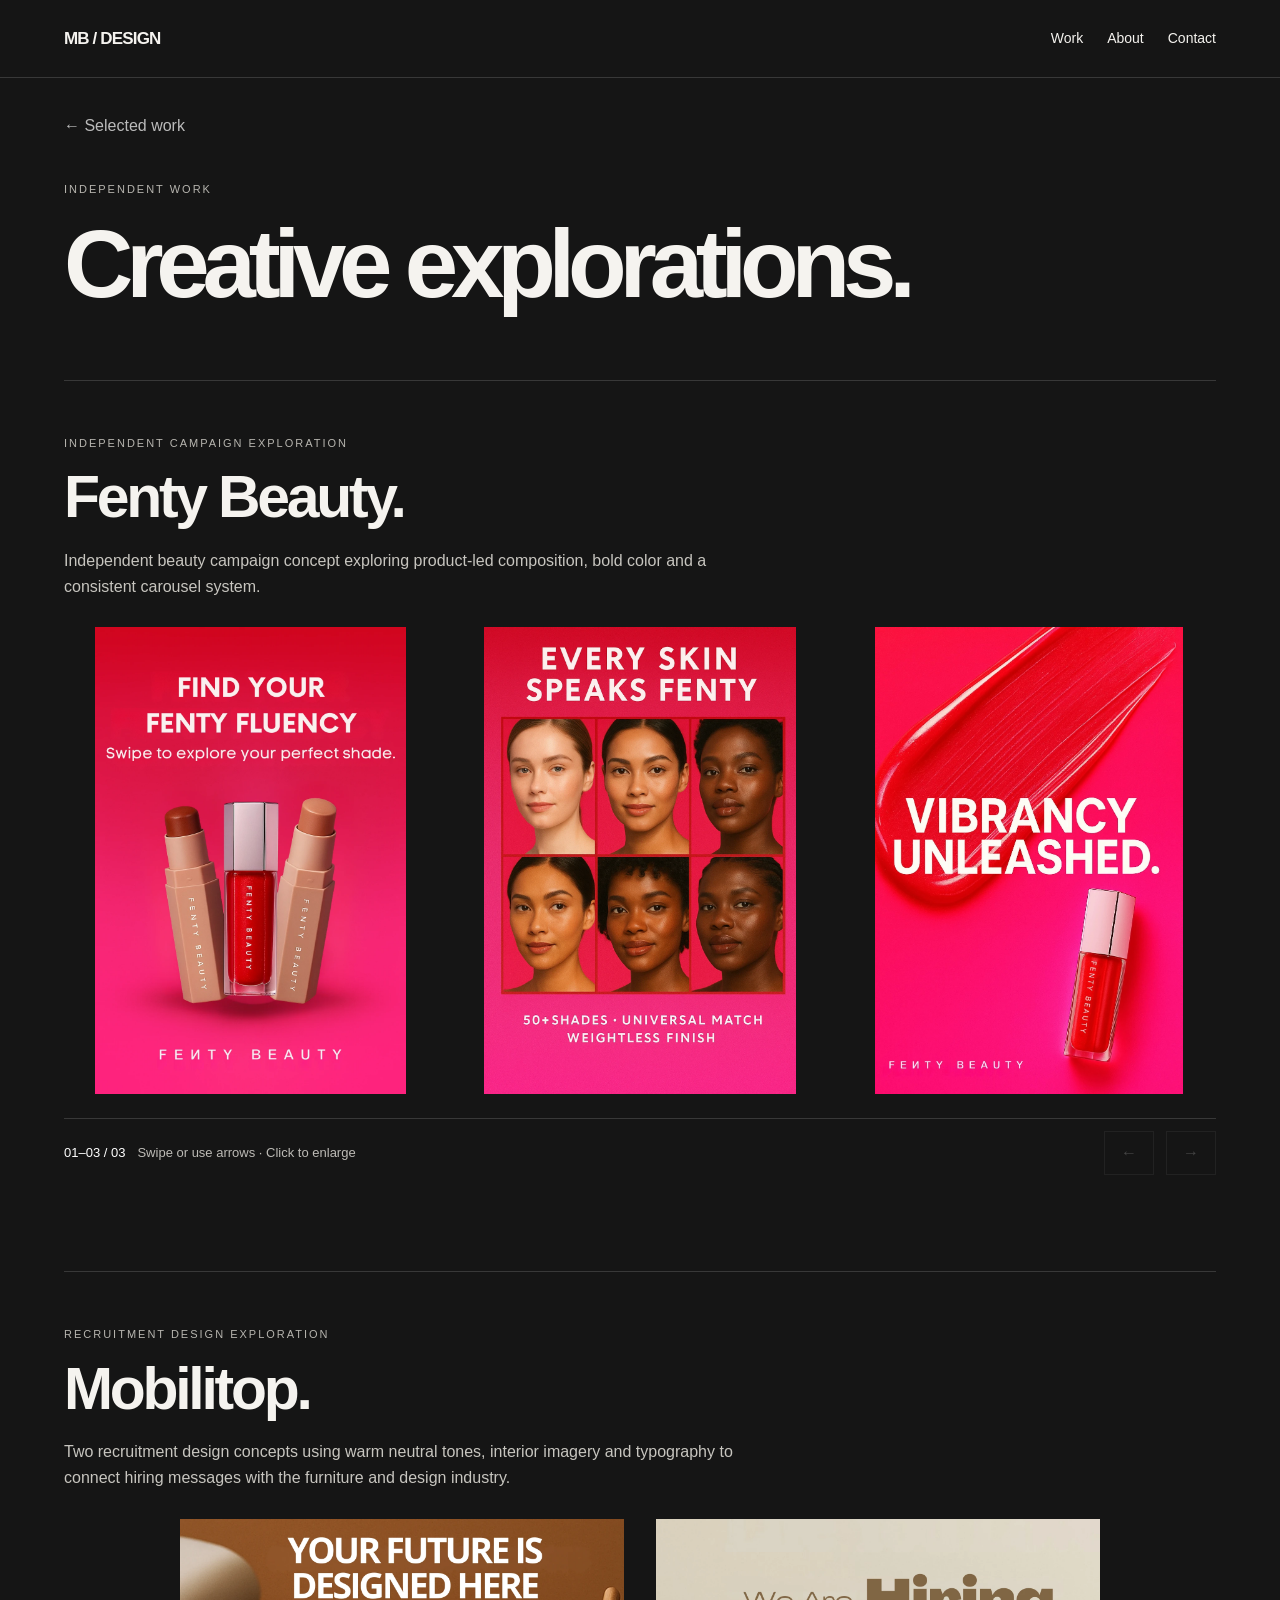
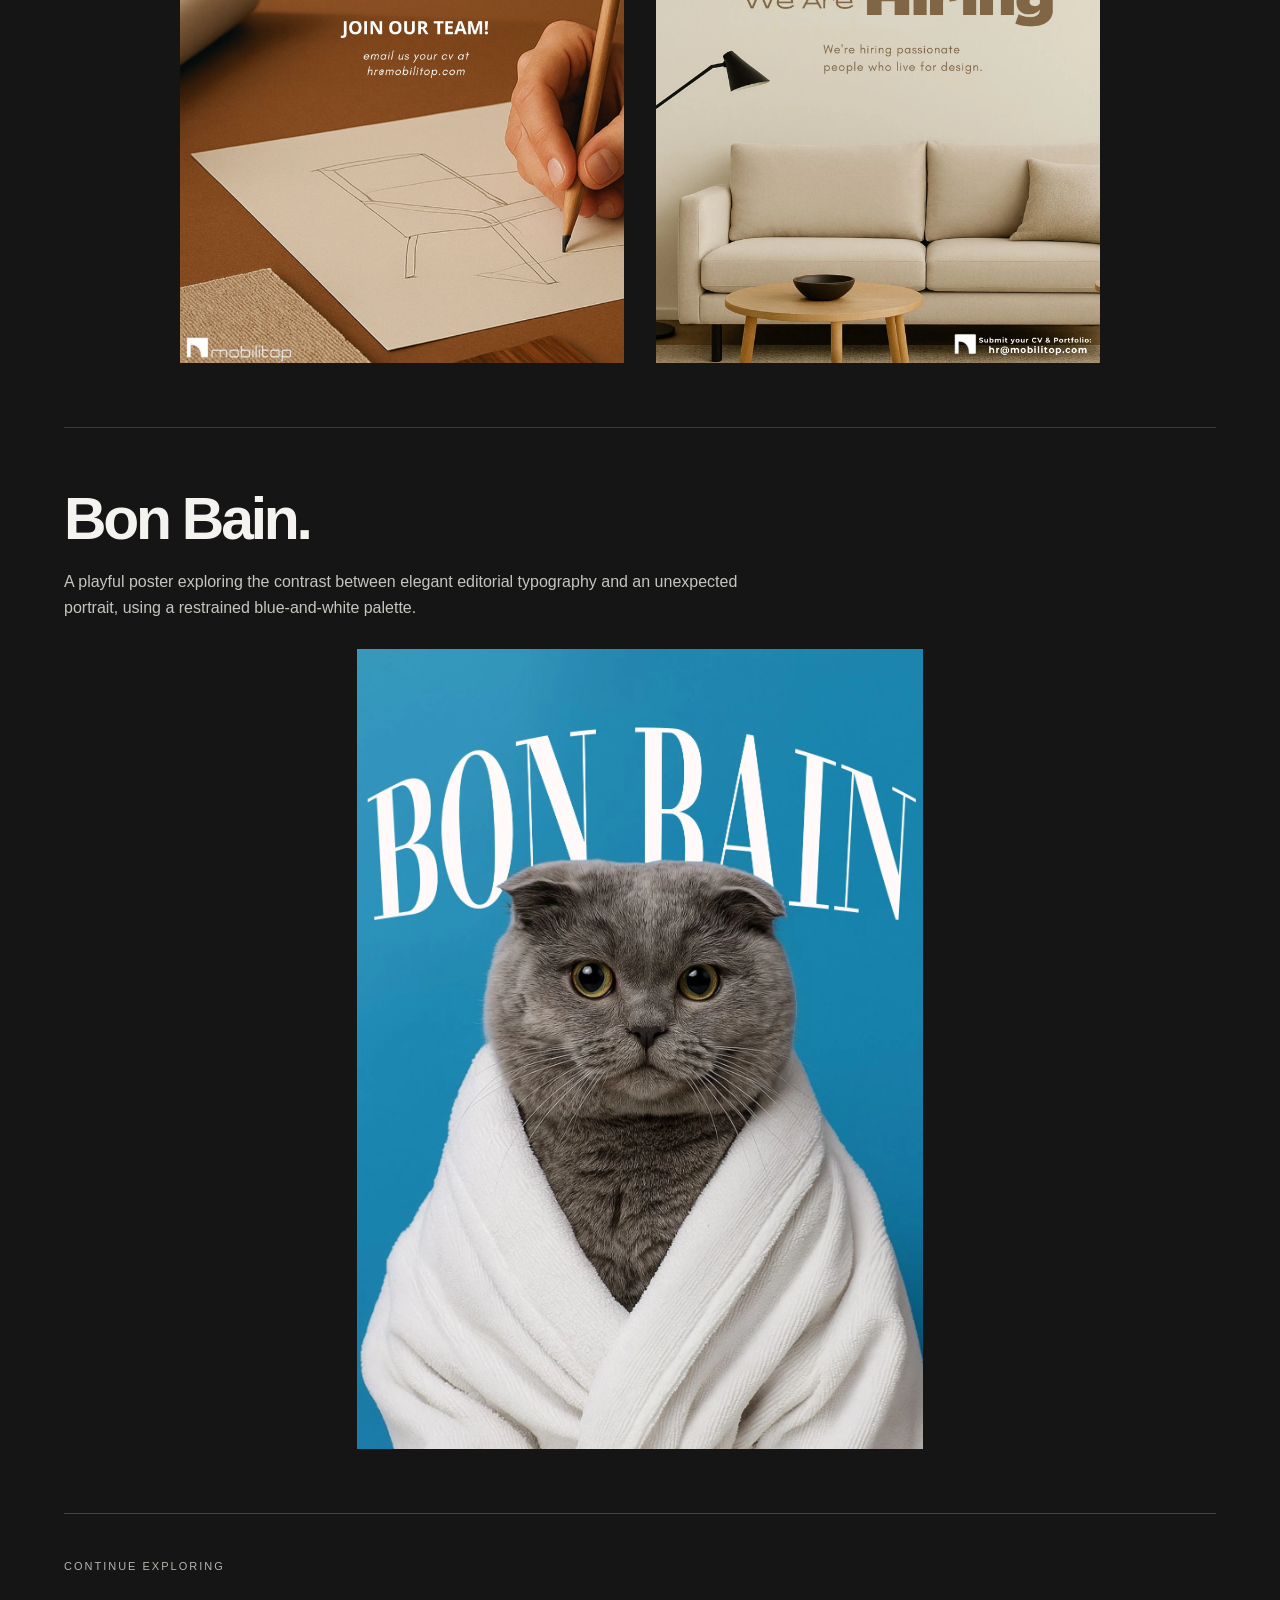
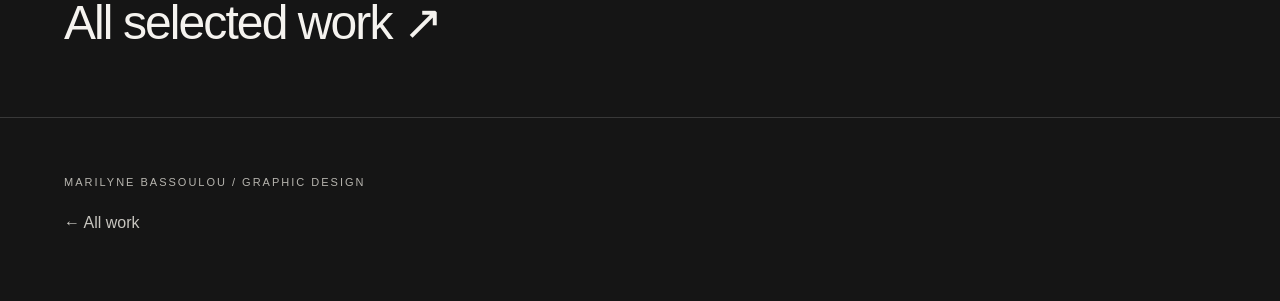
<file: design/personal.html>
<!DOCTYPE html>

<html lang="en"><head><meta charset="utf-8"/><meta content="width=device-width, initial-scale=1" name="viewport"/><title>Personal projects | Marilyne Bassoulou</title><link href="style.css" rel="stylesheet"/><meta content="Independent graphic design explorations — Fenty Beauty, Mobilitop and Bon Bain." name="description"/><meta content="Personal projects | Marilyne Bassoulou" property="og:title"/><meta content="Independent graphic design explorations — Fenty Beauty, Mobilitop and Bon Bain." property="og:description"/><meta content="website" property="og:type"/><meta content="https://marilynebassoulou.org/design/assets/fenty2.webp" property="og:image"/><link href="assets/icon.svg" rel="icon" type="image/svg+xml"/></head><body class="project personal"><a class="skip-link" href="#main-content">Skip to content</a><header><a class="mark" href="index.html">MB / DESIGN</a><nav><a href="index.html#work">Work</a><a href="index.html#about">About</a><a href="index.html#contact">Contact</a></nav></header><main id="main-content"><a class="back" href="index.html#work">← Selected work</a><div class="hero"><small>Independent work</small><h1>Creative explorations.</h1></div><section id="fenty"><small>Independent campaign exploration</small><h2>Fenty Beauty.</h2><p>Independent beauty campaign concept exploring product-led composition, bold color and a consistent carousel system.</p><div class="slide-deck"><div aria-label="Swipeable campaign artwork" class="gallery slide-track" tabindex="0"><button aria-label="Enlarge Fenty campaign slide 1" type="button"><img alt="Fenty campaign slide 1" decoding="async" height="1500" loading="lazy" src="assets/fenty0.webp" width="1000"/></button><button aria-label="Enlarge Fenty campaign slide 2" type="button"><img alt="Fenty campaign slide 2" decoding="async" height="1500" loading="lazy" src="assets/fenty1.webp" width="1000"/></button><button aria-label="Enlarge Fenty campaign slide 3" type="button"><img alt="Fenty campaign slide 3" decoding="async" height="1500" loading="lazy" src="assets/fenty2.webp" width="1000"/></button></div><div class="slide-controls"><span aria-live="polite" class="slide-count">01</span><span class="slide-hint">Swipe or use arrows · Click to enlarge</span><button aria-label="Previous slide" class="prev" type="button">←</button><button aria-label="Next slide" class="next" type="button">→</button></div></div></section><section id="mobilitop"><small>Recruitment design exploration</small><h2>Mobilitop.</h2><p>Two recruitment design concepts using warm neutral tones, interior imagery and typography to connect hiring messages with the furniture and design industry.</p><div class="gallery carousel-art"><button aria-label="Enlarge Your future is designed here" type="button"><img alt="Your future is designed here" decoding="async" height="1500" loading="lazy" src="assets/mobilitop7.webp" width="1500"/></button><button aria-label="Enlarge We are hiring" type="button"><img alt="We are hiring" decoding="async" height="1500" loading="lazy" src="assets/mobilitop8.webp" width="1500"/></button></div></section><section id="cat"><h2>Bon Bain.</h2><p>A playful poster exploring the contrast between elegant editorial typography and an unexpected portrait, using a restrained blue-and-white palette.</p><div class="gallery poster"><button aria-label="Enlarge cat0" type="button"><img alt="cat0" decoding="async" height="1800" loading="lazy" src="assets/cat0.webp" width="1273"/></button></div></section><div class="next-project"><small>Continue exploring</small><a href="index.html#work">All selected work ↗</a></div></main><footer><small>MARILYNE BASSOULOU / GRAPHIC DESIGN</small><p><a href="index.html#work">← All work</a></p></footer><dialog aria-label="Artwork viewer" id="viewer"><div class="viewer-bar"><button aria-label="Previous artwork" class="viewer-prev">←</button><span class="viewer-count"></span><button aria-label="Next artwork" class="viewer-next">→</button><button aria-label="Close image" class="viewer-close">Close ×</button></div><img alt="Enlarged artwork"/></dialog><script defer="True" src="site.js"></script></body></html>
</file>
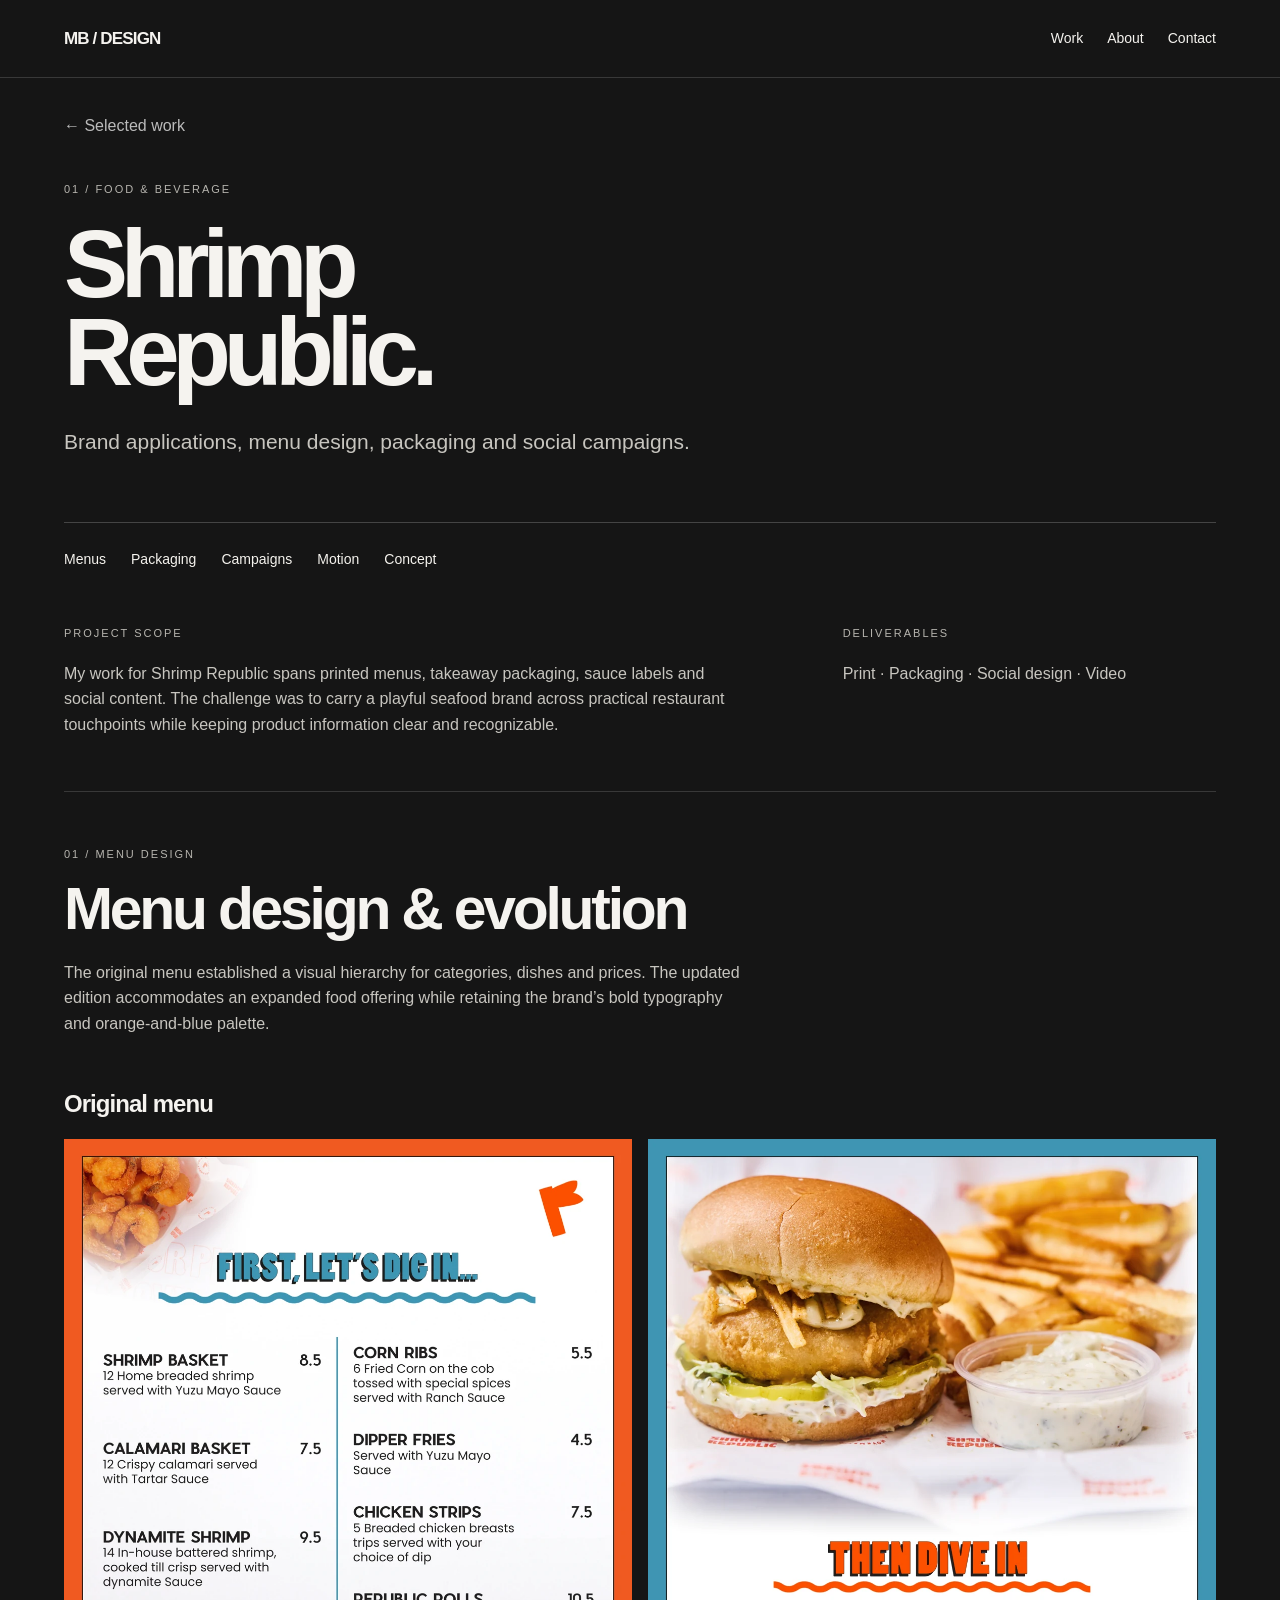
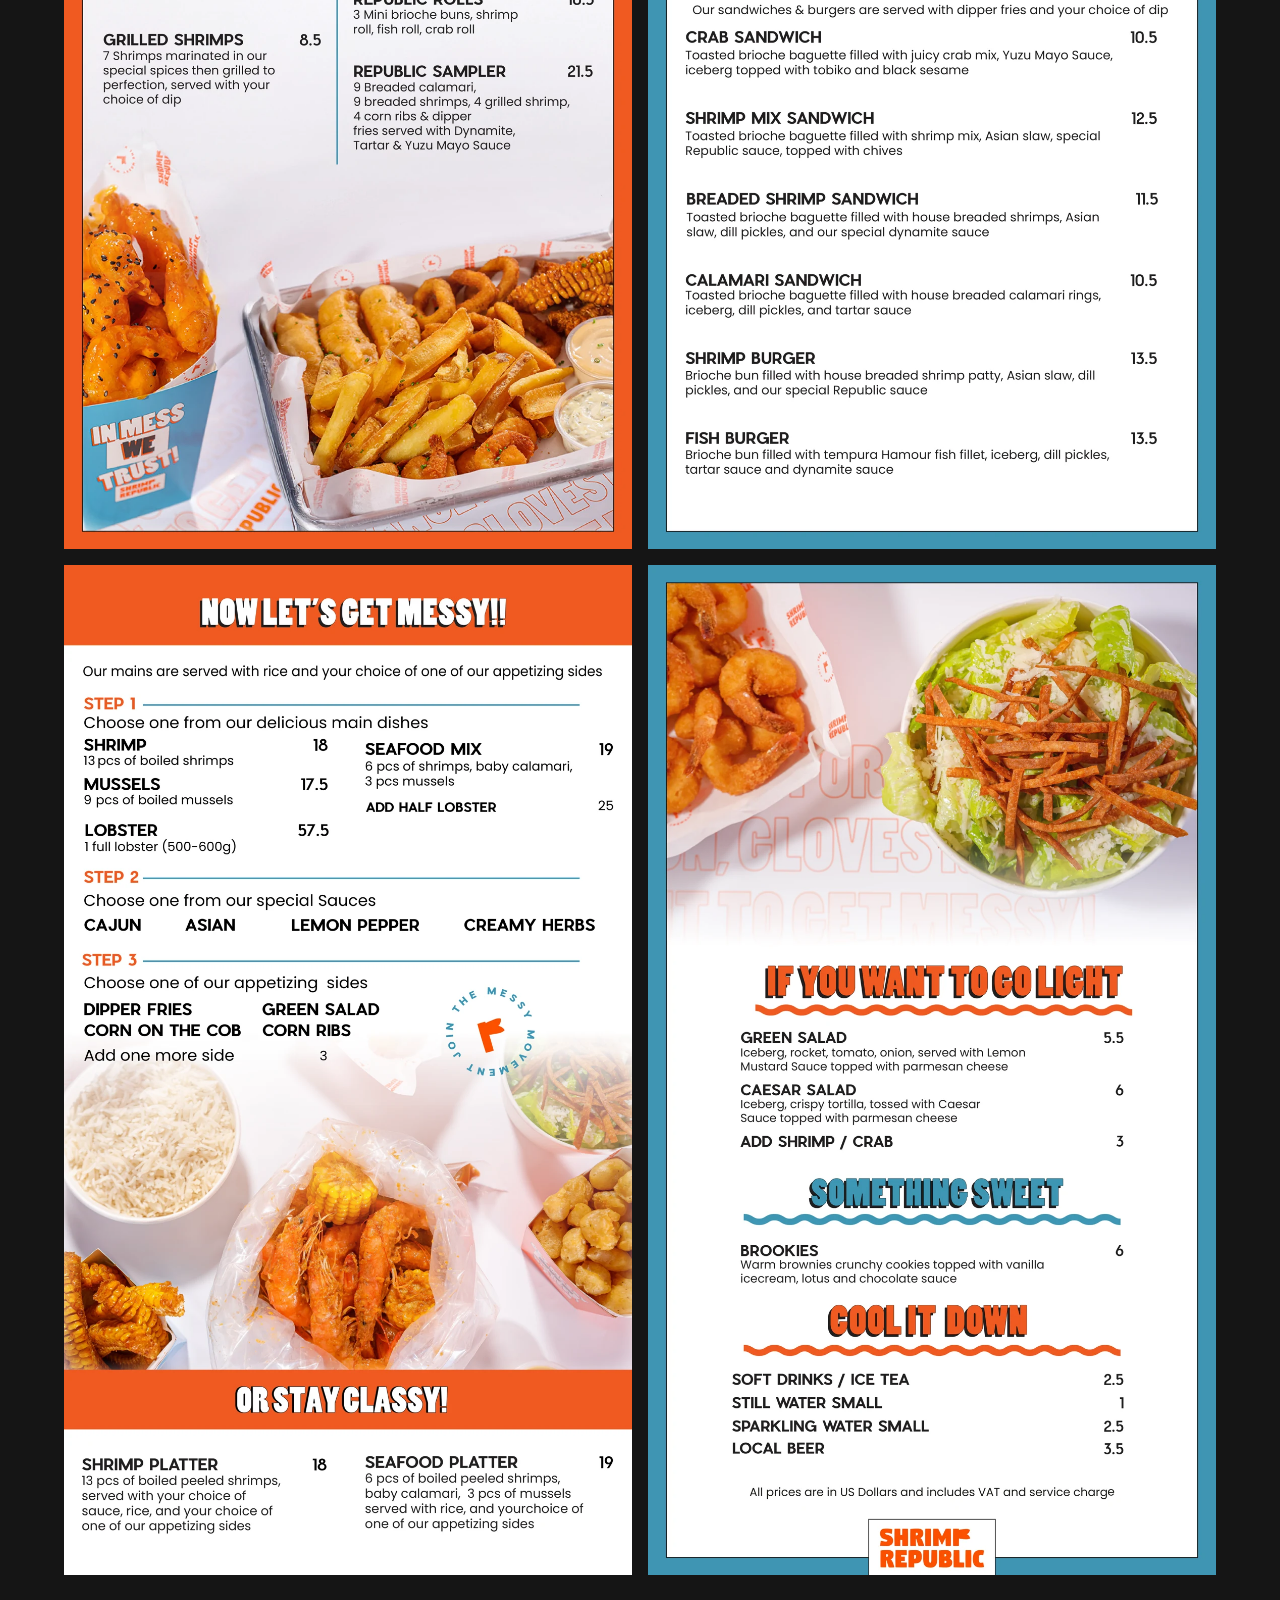
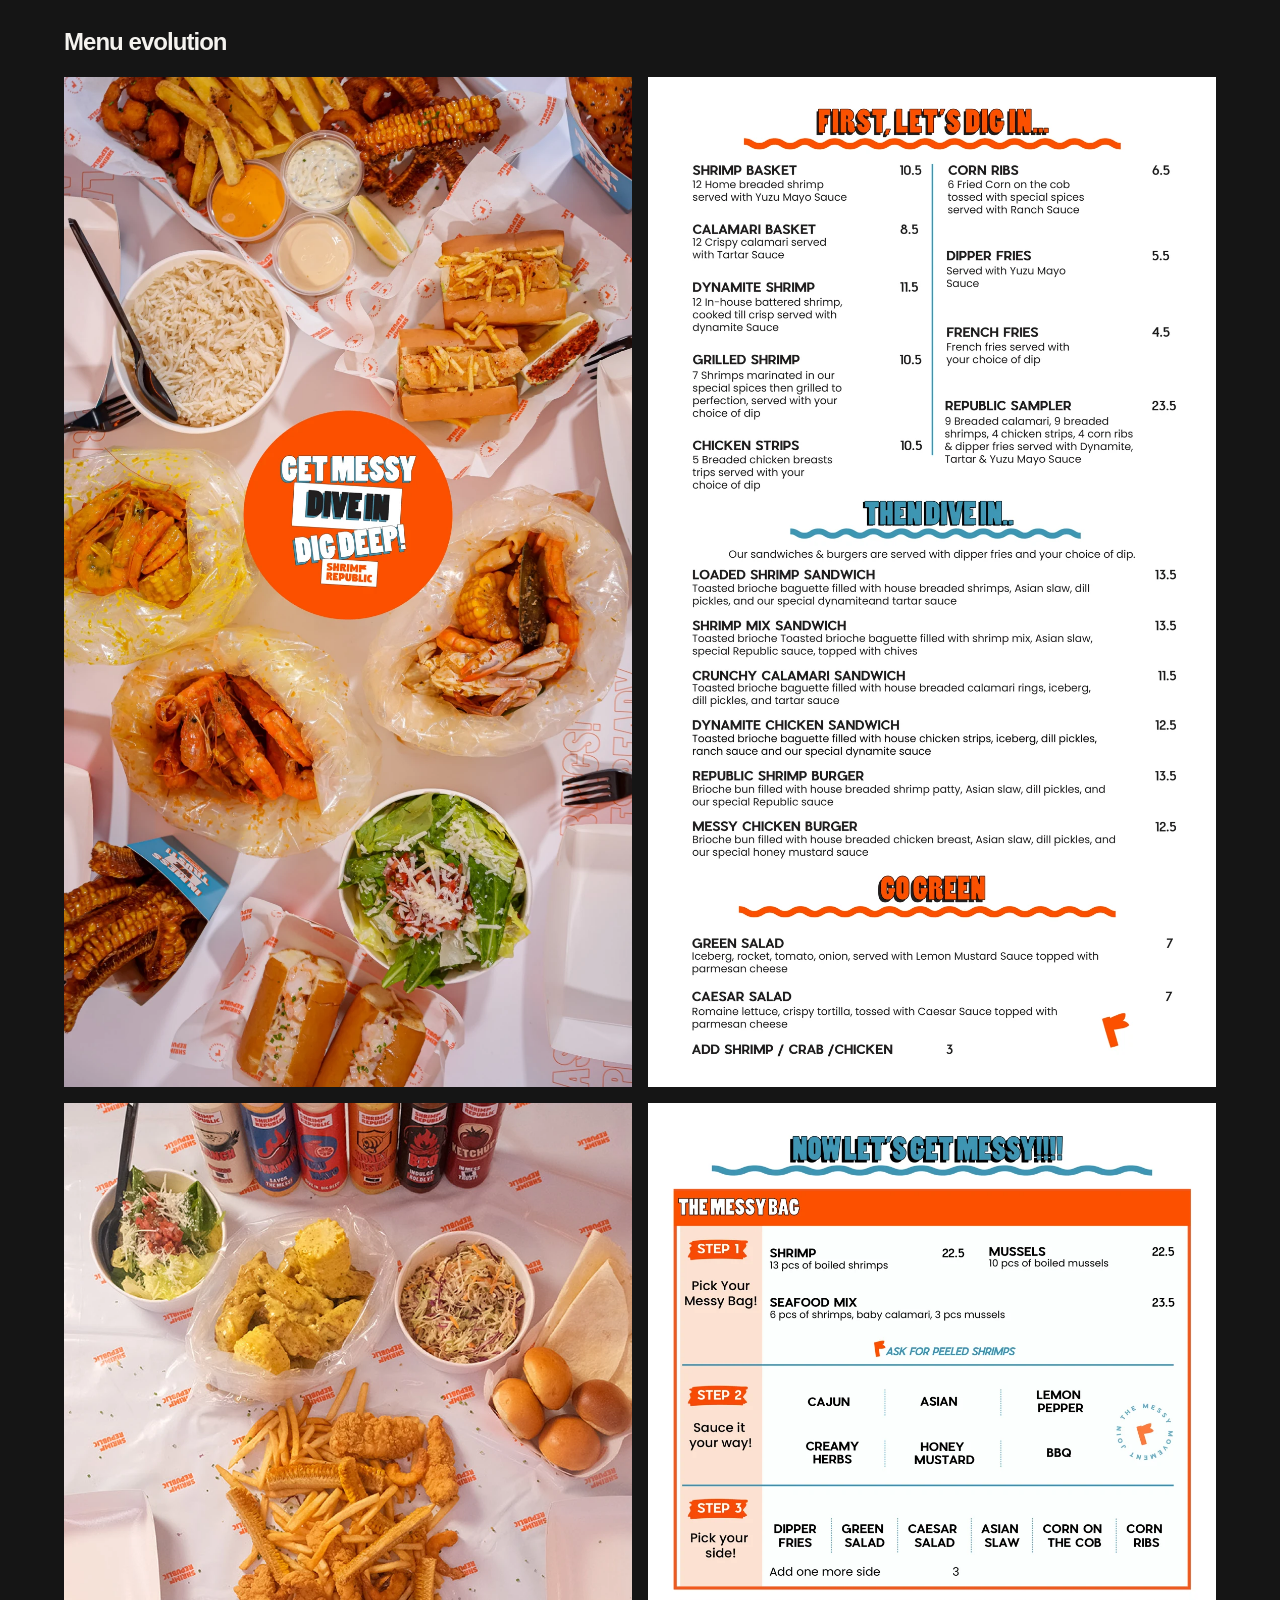
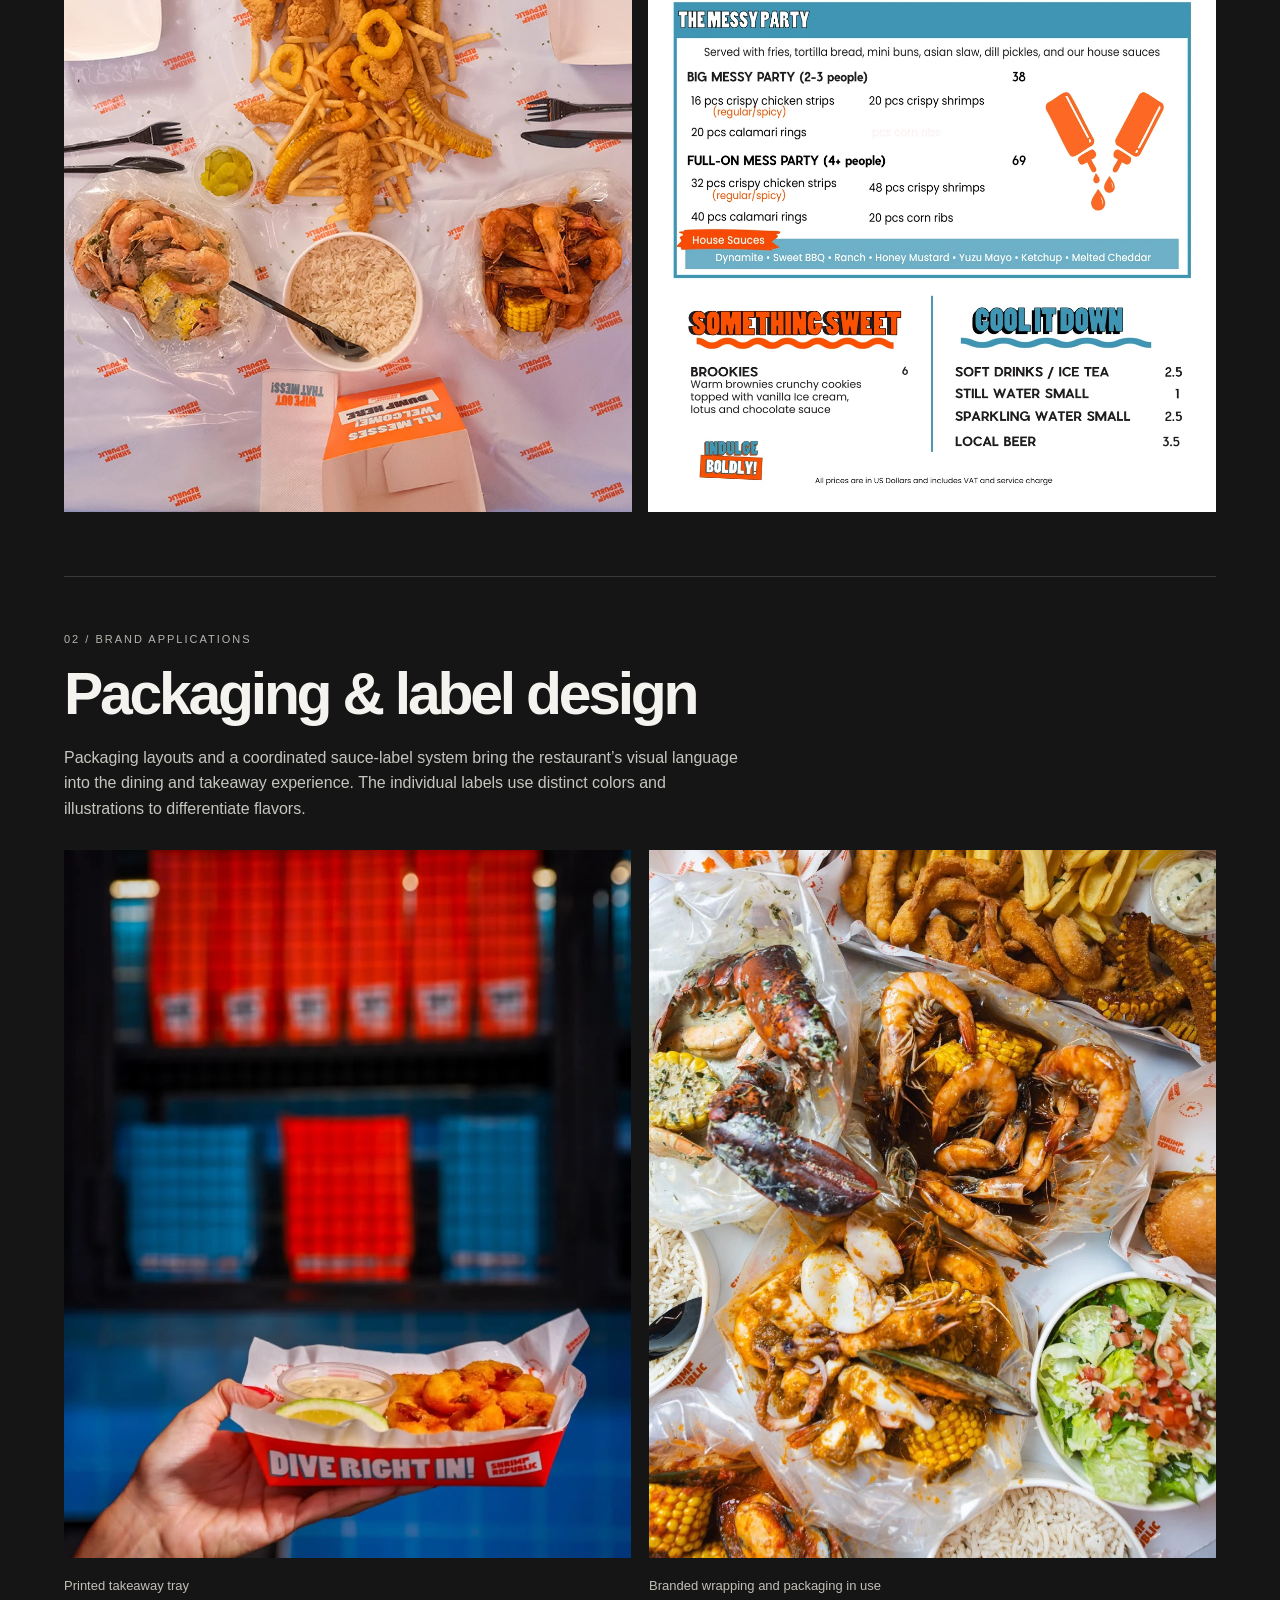
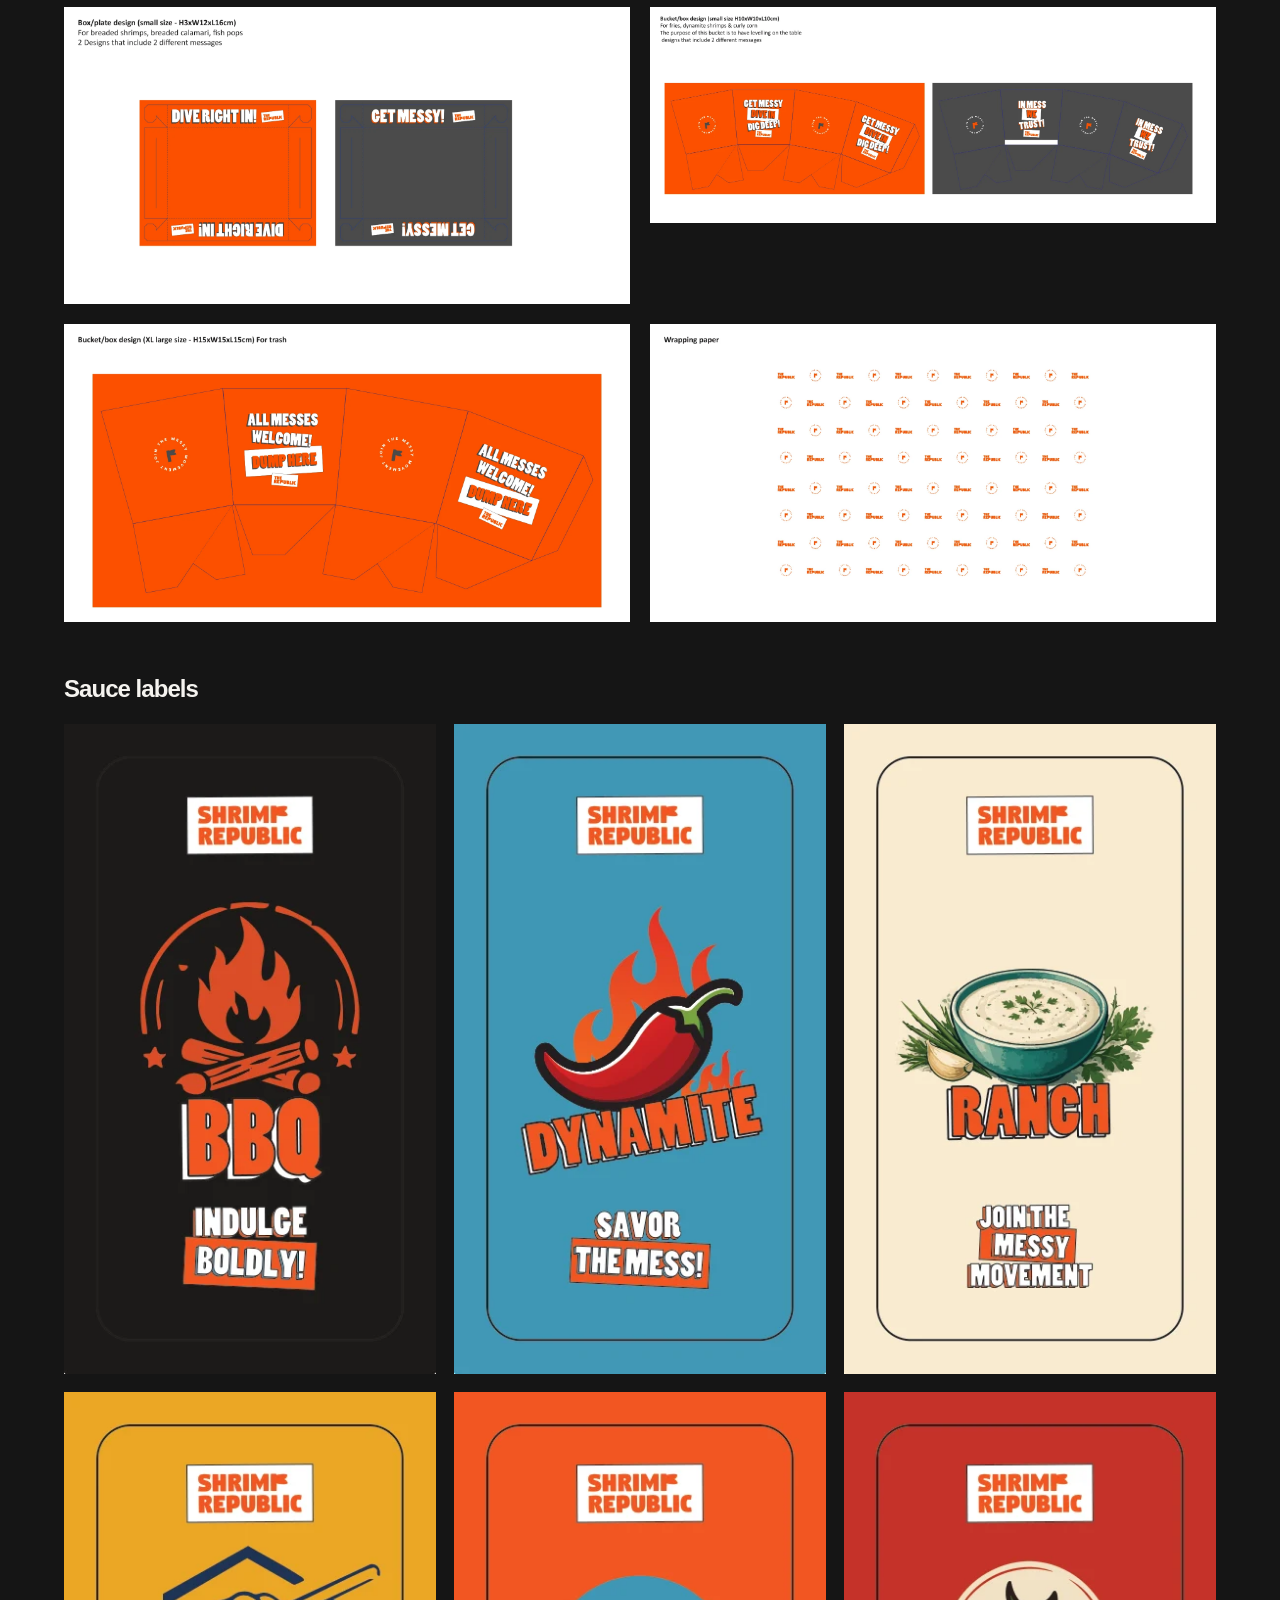
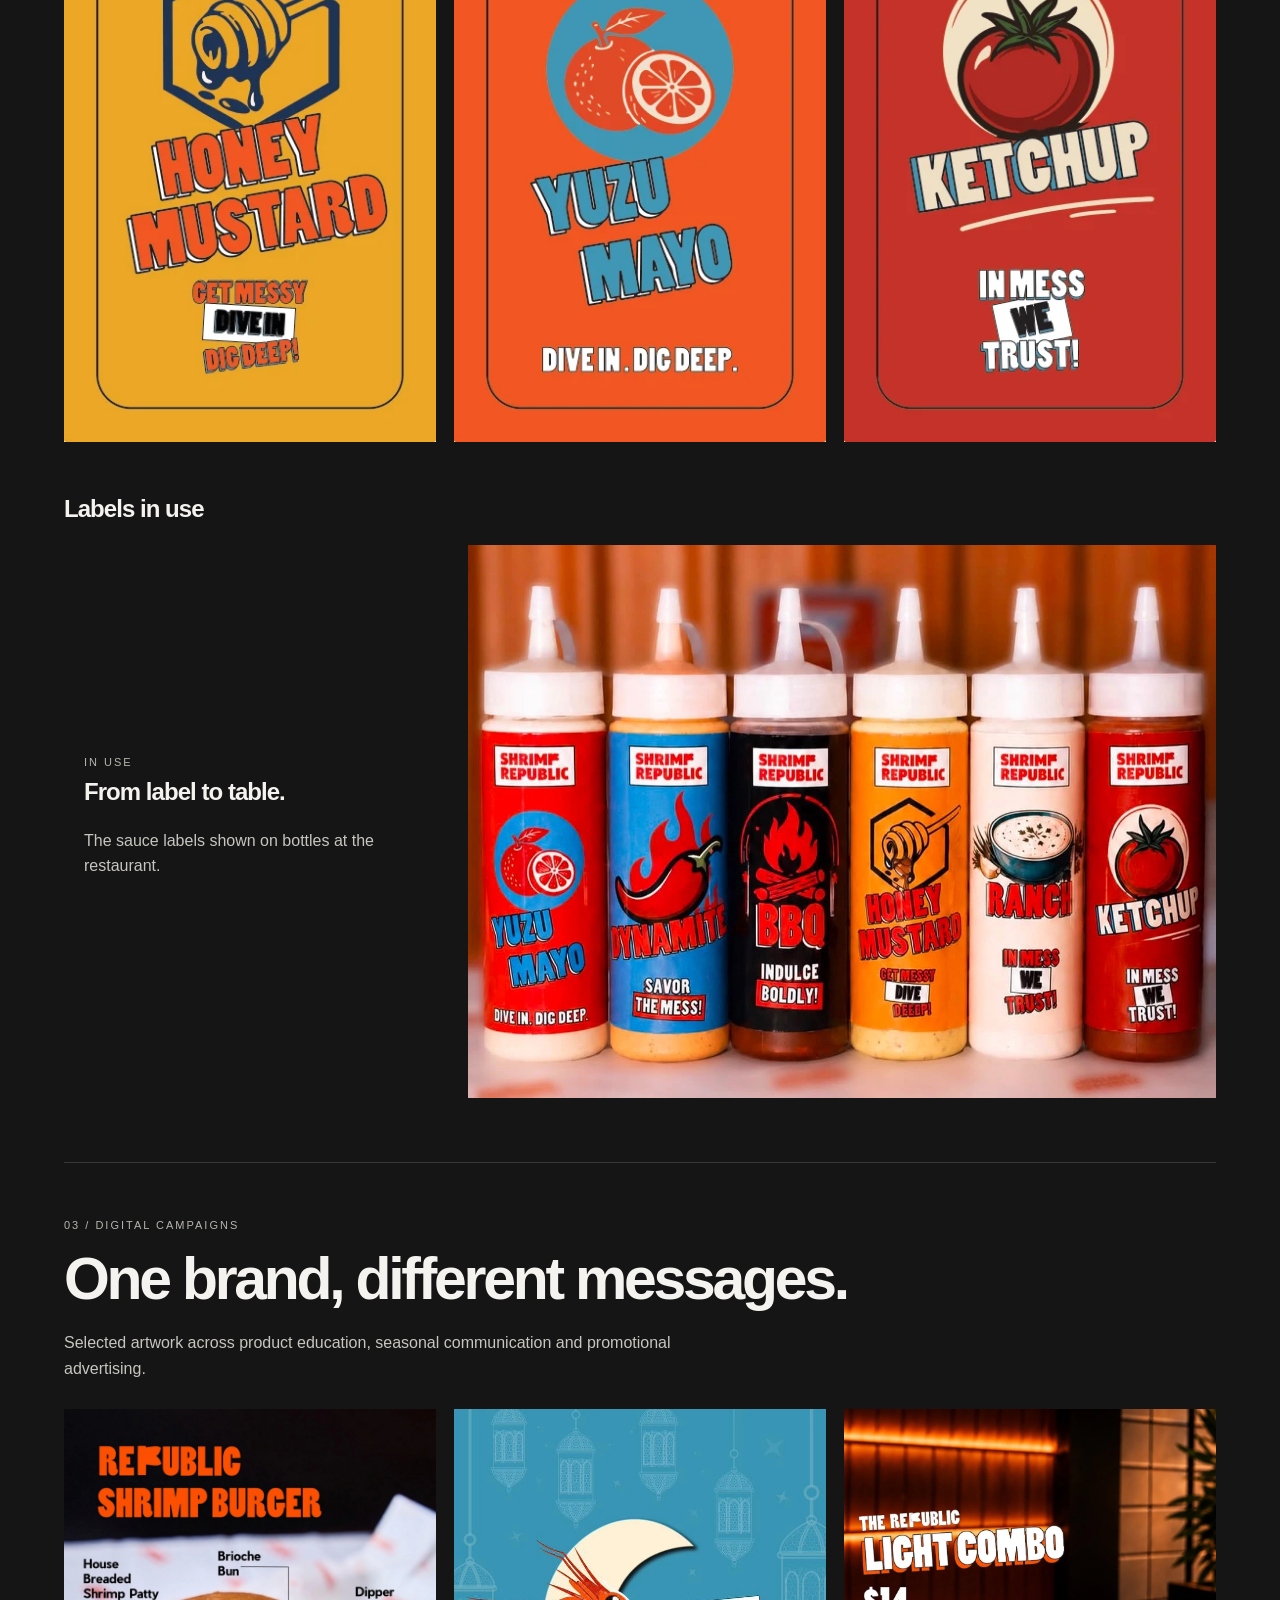
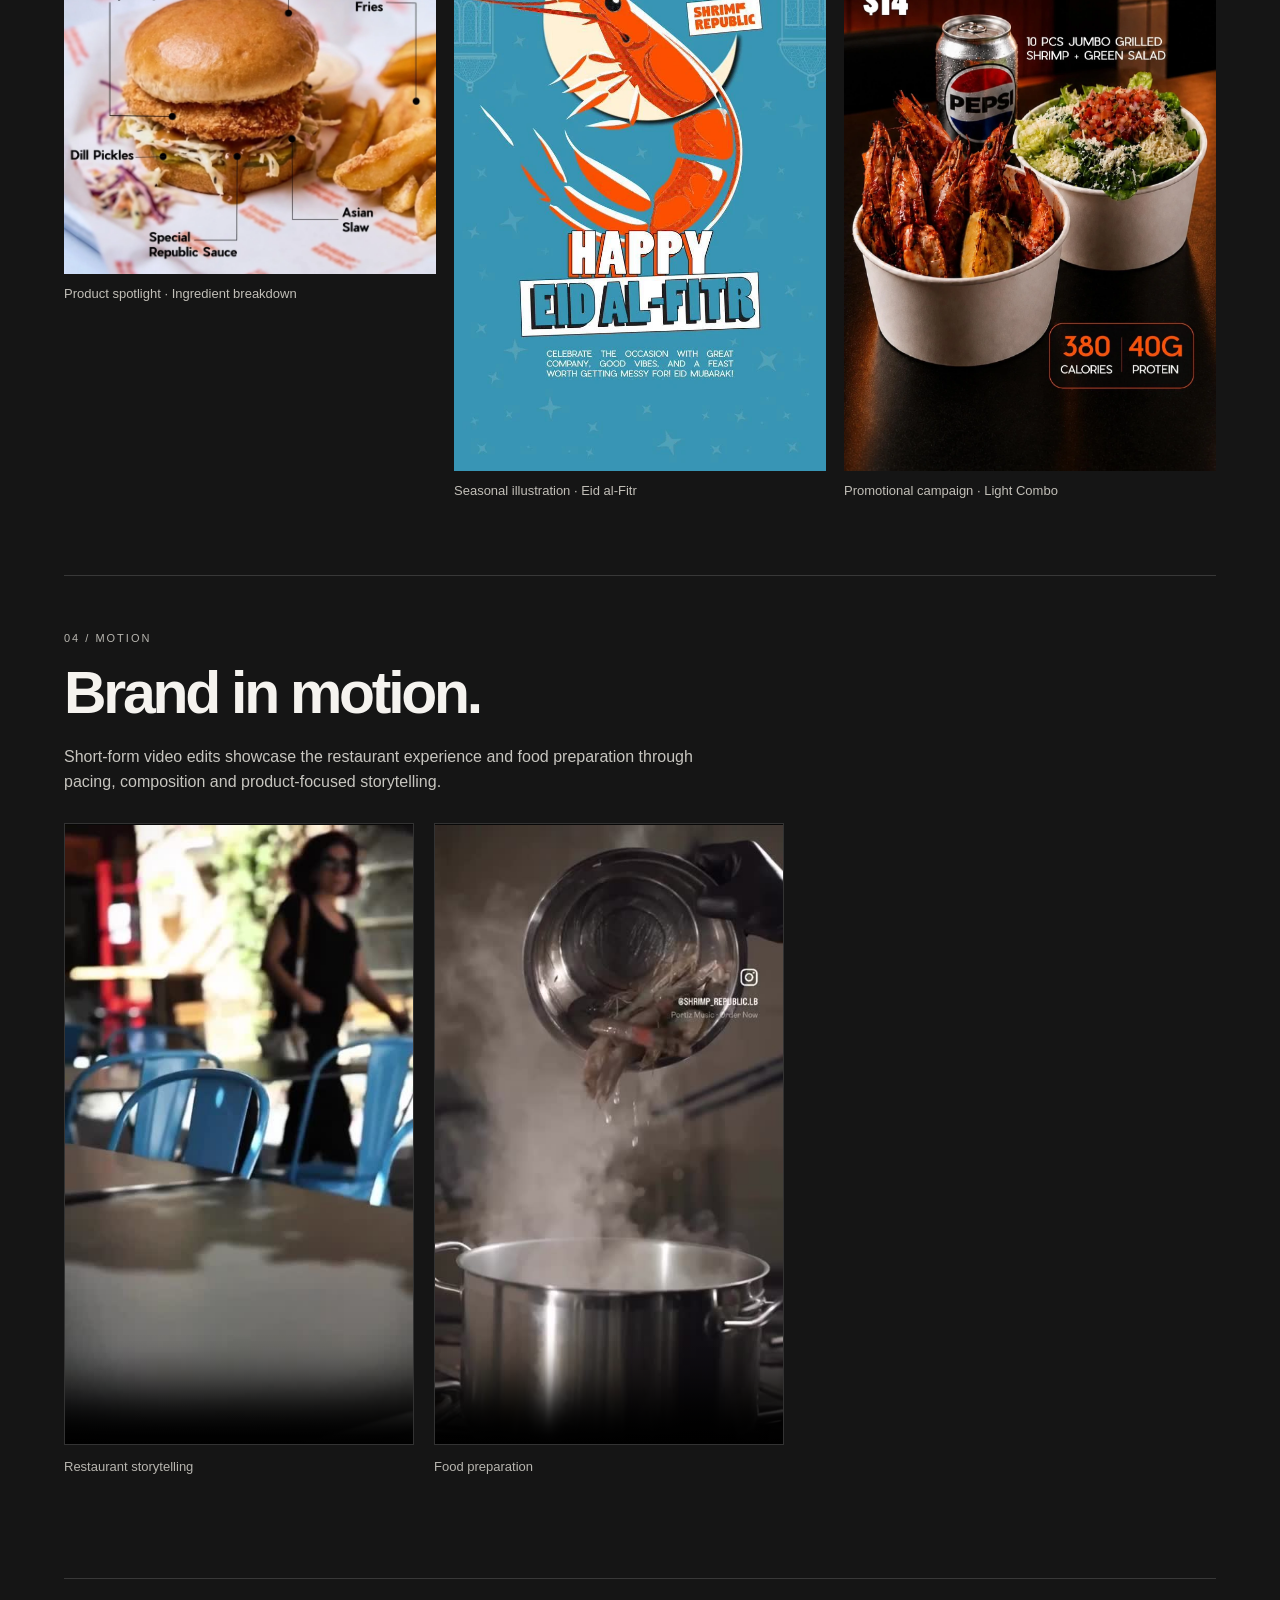
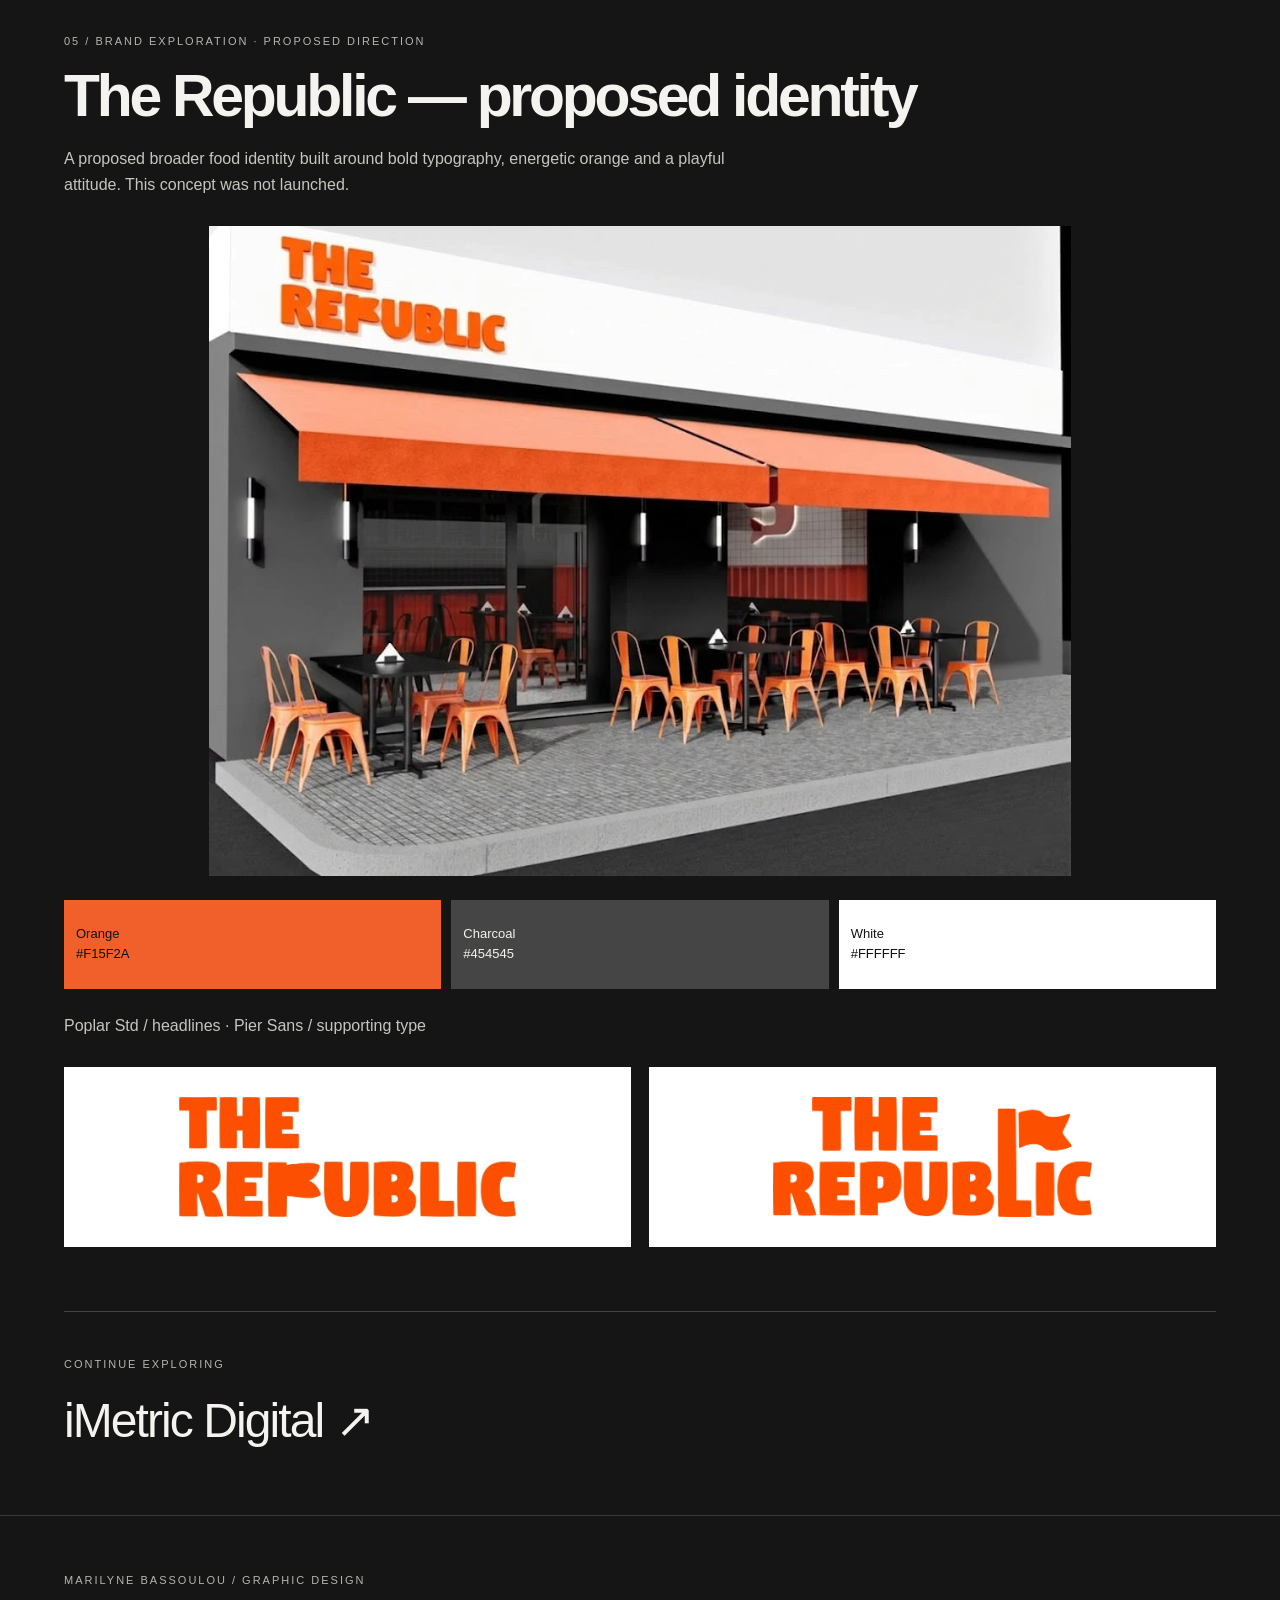
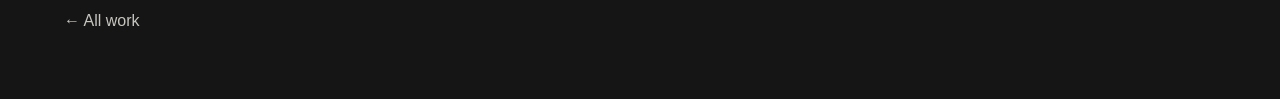
<file: design/shrimp.html>
<!DOCTYPE html>

<html lang="en"><head><meta charset="utf-8"/><meta content="width=device-width, initial-scale=1" name="viewport"/><title>Shrimp Republic | Marilyne Bassoulou</title><link href="style.css" rel="stylesheet"/><meta content="Shrimp Republic — menu design, packaging, brand exploration and digital campaigns." name="description"/><meta content="Shrimp Republic | Marilyne Bassoulou" property="og:title"/><meta content="Shrimp Republic — menu design, packaging, brand exploration and digital campaigns." property="og:description"/><meta content="website" property="og:type"/><meta content="https://marilynebassoulou.org/design/assets/tray.webp" property="og:image"/><link href="assets/icon.svg" rel="icon" type="image/svg+xml"/></head><body class="project shrimp"><a class="skip-link" href="#main-content">Skip to content</a><header><a class="mark" href="index.html">MB / DESIGN</a><nav><a href="index.html#work">Work</a><a href="index.html#about">About</a><a href="index.html#contact">Contact</a></nav></header><main id="main-content"><a class="back" href="index.html#work">← Selected work</a><div class="hero"><small>01 / Food &amp; beverage</small><h1>Shrimp<br/>Republic.</h1><p class="lead">Brand applications, menu design, packaging and social campaigns.</p></div><nav aria-label="Project sections" class="project-nav"><a href="#menus">Menus</a><a href="#packaging">Packaging</a><a href="#campaigns">Campaigns</a><a href="#motion">Motion</a><a href="#concept">Concept</a></nav><div class="project-intro"><div><small>Project scope</small><p>My work for Shrimp Republic spans printed menus, takeaway packaging, sauce labels and social content. The challenge was to carry a playful seafood brand across practical restaurant touchpoints while keeping product information clear and recognizable.</p></div><div><small>Deliverables</small><p>Print · Packaging · Social design · Video</p></div></div><section id="menus"><small>01 / Menu design</small><h2>Menu design &amp; evolution</h2><p>The original menu established a visual hierarchy for categories, dishes and prices. The updated edition accommodates an expanded food offering while retaining the brand’s bold typography and orange-and-blue palette.</p><h3 class="sub">Original menu</h3><div class="gallery menus"><button aria-label="Enlarge Original menu — page 1" type="button"><img alt="Original menu — page 1" decoding="async" height="2000" loading="lazy" src="assets/menu0.webp" width="1125"/></button><button aria-label="Enlarge Original menu — page 2" type="button"><img alt="Original menu — page 2" decoding="async" height="2000" loading="lazy" src="assets/menu1.webp" width="1125"/></button><button aria-label="Enlarge Original menu — page 3" type="button"><img alt="Original menu — page 3" decoding="async" height="2000" loading="lazy" src="assets/menu2.webp" width="1125"/></button><button aria-label="Enlarge Original menu — page 4" type="button"><img alt="Original menu — page 4" decoding="async" height="2000" loading="lazy" src="assets/menu3.webp" width="1125"/></button></div><h3 class="sub">Menu evolution</h3><div class="gallery menus"><button aria-label="Enlarge Updated menu — page 1" type="button"><img alt="Updated menu — page 1" decoding="async" height="2000" loading="lazy" src="assets/menu4.webp" width="1125"/></button><button aria-label="Enlarge Updated menu — page 2" type="button"><img alt="Updated menu — page 2" decoding="async" height="2000" loading="lazy" src="assets/menu5.webp" width="1125"/></button><button aria-label="Enlarge Updated menu — page 3" type="button"><img alt="Updated menu — page 3" decoding="async" height="2000" loading="lazy" src="assets/menu6.webp" width="1125"/></button><button aria-label="Enlarge Updated menu — page 4" type="button"><img alt="Updated menu — page 4" decoding="async" height="2000" loading="lazy" src="assets/menu7.webp" width="1125"/></button></div></section><section id="packaging"><small>02 / Brand applications</small><h2>Packaging &amp; label design</h2><p>Packaging layouts and a coordinated sauce-label system bring the restaurant’s visual language into the dining and takeaway experience. The individual labels use distinct colors and illustrations to differentiate flavors.</p><div class="gallery application"><figure><button aria-label="Enlarge Printed takeaway tray" type="button"><img alt="Printed takeaway tray" decoding="async" height="1280" loading="lazy" src="assets/tray.webp" width="854"/></button><figcaption>Printed takeaway tray</figcaption></figure><figure><button aria-label="Enlarge Branded wrapping and packaging in use" type="button"><img alt="Branded wrapping and packaging in use" decoding="async" height="1280" loading="lazy" src="assets/spread.webp" width="1024"/></button><figcaption>Branded wrapping and packaging in use</figcaption></figure></div><div class="gallery packaging"><button aria-label="Enlarge Packaging artwork 0" type="button"><img alt="Packaging artwork 0" decoding="async" height="946" loading="lazy" src="assets/pack0.webp" width="1800"/></button><button aria-label="Enlarge Packaging artwork 2" type="button"><img alt="Packaging artwork 2" decoding="async" height="689" loading="lazy" src="assets/pack2.webp" width="1800"/></button><button aria-label="Enlarge Packaging artwork 3" type="button"><img alt="Packaging artwork 3" decoding="async" height="946" loading="lazy" src="assets/pack3.webp" width="1800"/></button><button aria-label="Enlarge Packaging artwork 4" type="button"><img alt="Packaging artwork 4" decoding="async" height="946" loading="lazy" src="assets/pack4.webp" width="1800"/></button></div><h3 class="sub">Sauce labels</h3><div class="gallery three"><button aria-label="Enlarge Sauce label 0" type="button"><img alt="Sauce label 0" decoding="async" height="664" loading="lazy" src="assets/sauce0.webp" width="380"/></button><button aria-label="Enlarge Sauce label 1" type="button"><img alt="Sauce label 1" decoding="async" height="664" loading="lazy" src="assets/sauce1.webp" width="380"/></button><button aria-label="Enlarge Sauce label 2" type="button"><img alt="Sauce label 2" decoding="async" height="664" loading="lazy" src="assets/sauce2.webp" width="380"/></button><button aria-label="Enlarge Sauce label 3" type="button"><img alt="Sauce label 3" decoding="async" height="664" loading="lazy" src="assets/sauce3.webp" width="380"/></button><button aria-label="Enlarge Sauce label 4" type="button"><img alt="Sauce label 4" decoding="async" height="664" loading="lazy" src="assets/sauce4.webp" width="380"/></button><button aria-label="Enlarge Sauce label 5" type="button"><img alt="Sauce label 5" decoding="async" height="664" loading="lazy" src="assets/sauce5.webp" width="380"/></button></div><h3 class="sub">Labels in use</h3><div class="gallery real-world"><div class="note"><small>IN USE</small><h3>From label to table.</h3><p>The sauce labels shown on bottles at the restaurant.</p></div><button aria-label="Enlarge Six printed Shrimp Republic sauce labels on bottles" type="button"><img alt="Six printed Shrimp Republic sauce labels on bottles" decoding="async" height="954" loading="lazy" src="assets/bottles.webp" width="1290"/></button></div></section><section id="campaigns"><small>03 / Digital campaigns</small><h2>One brand, different messages.</h2><p>Selected artwork across product education, seasonal communication and promotional advertising.</p><div class="gallery campaigns"><figure><button aria-label="Enlarge Product spotlight · Ingredient breakdown" type="button"><img alt="Product spotlight · Ingredient breakdown" decoding="async" height="2000" loading="lazy" src="assets/photo3.webp" width="1600"/></button><figcaption>Product spotlight · Ingredient breakdown</figcaption></figure><figure><button aria-label="Enlarge Seasonal illustration · Eid al-Fitr" type="button"><img alt="Seasonal illustration · Eid al-Fitr" decoding="async" height="1280" loading="lazy" src="assets/photo5.webp" width="720"/></button><figcaption>Seasonal illustration · Eid al-Fitr</figcaption></figure><figure><button aria-label="Enlarge Promotional campaign · Light Combo" type="button"><img alt="Promotional campaign · Light Combo" decoding="async" height="2000" loading="lazy" src="assets/photo1.webp" width="1125"/></button><figcaption>Promotional campaign · Light Combo</figcaption></figure></div></section><section id="motion"><small>04 / Motion</small><h2>Brand in motion.</h2><p>Short-form video edits showcase the restaurant experience and food preparation through pacing, composition and product-focused storytelling.</p><div class="video-grid"><figure><video aria-label="Restaurant storytelling" controls="" playsinline="" poster="assets/restaurant.jpg" preload="none" src="assets/restaurant.mp4"></video><figcaption>Restaurant storytelling</figcaption></figure><figure><video aria-label="Food preparation" controls="" playsinline="" poster="assets/kitchen.jpg" preload="none" src="assets/kitchen.mp4"></video><figcaption>Food preparation</figcaption></figure></div></section><section id="concept"><small>05 / Brand exploration · Proposed direction</small><h2>The Republic — proposed identity</h2><p>A proposed broader food identity built around bold typography, energetic orange and a playful attitude. This concept was not launched.</p><div class="gallery single"><button aria-label="Enlarge Campaign artwork 0" class="wide" type="button"><img alt="Campaign artwork 0" decoding="async" height="773" loading="lazy" src="assets/photo0.webp" width="1024"/></button></div><div class="swatches"><div class="light" style="background:#F15F2A">Orange<br/>#F15F2A</div><div style="background:#454545">Charcoal<br/>#454545</div><div class="light" style="background:#fff">White<br/>#FFFFFF</div></div><p>Poplar Std / headlines · Pier Sans / supporting type</p><div class="gallery logos"><button aria-label="Enlarge Proposed logo variation 0" type="button"><img alt="Proposed logo variation 0" decoding="async" height="285" loading="lazy" src="assets/logo0.webp" width="800"/></button><button aria-label="Enlarge Proposed logo variation 1" type="button"><img alt="Proposed logo variation 1" decoding="async" height="527" loading="lazy" src="assets/logo1.webp" width="1400"/></button></div></section><div class="next-project"><small>Continue exploring</small><a href="imetric.html">iMetric Digital ↗</a></div></main><footer><small>MARILYNE BASSOULOU / GRAPHIC DESIGN</small><p><a href="index.html#work">← All work</a></p></footer><dialog aria-label="Artwork viewer" id="viewer"><div class="viewer-bar"><button aria-label="Previous artwork" class="viewer-prev">←</button><span class="viewer-count"></span><button aria-label="Next artwork" class="viewer-next">→</button><button aria-label="Close image" class="viewer-close">Close ×</button></div><img alt="Enlarged artwork"/></dialog><script defer="True" src="site.js"></script></body></html>
</file>
<file: design/style.css>
*{box-sizing:border-box}html{scroll-behavior:smooth}body{margin:0;background:#141414;color:#f2f0eb;font:16px/1.55 Arial,sans-serif}a{color:inherit;text-decoration:none}a:hover{text-decoration:underline}header,main,footer{max-width:1440px;margin:auto;padding:0 5vw}header{display:flex;justify-content:space-between;align-items:center;gap:20px;padding-top:28px;padding-bottom:28px;border-bottom:1px solid #383838}nav{display:flex;gap:24px;flex-wrap:wrap}.mark{font-weight:900;letter-spacing:-2px;font-size:28px}.eyebrow,small{font-size:11px;letter-spacing:2px;text-transform:uppercase;color:#b7b5af}.hero{padding:90px 0 70px}h1{font-size:clamp(52px,10vw,150px);line-height:.91;letter-spacing:-.075em;margin:20px 0 30px;font-weight:700}h2{font-size:clamp(32px,5vw,70px);letter-spacing:-.055em;line-height:1.05;margin:12px 0 20px}h3{font-size:24px;letter-spacing:-.04em;margin:0 0 8px}p{max-width:680px;color:#c7c5bf}section{padding:55px 0;border-top:1px solid #383838}.grid{display:grid;grid-template-columns:repeat(2,minmax(0,1fr));gap:22px}.grid.three{grid-template-columns:repeat(3,minmax(0,1fr))}.tile img{width:100%;height:clamp(230px,38vw,510px);object-fit:cover;display:block}.tile{display:block}.tile .info{display:flex;justify-content:space-between;align-items:center;padding:15px 0}.gallery{display:grid;grid-template-columns:repeat(2,minmax(0,1fr));gap:12px;align-items:start}.gallery.three{grid-template-columns:repeat(3,minmax(0,1fr))}.gallery img{width:100%;height:auto;display:block;cursor:zoom-in}.gallery button{border:0;padding:0;background:transparent;cursor:zoom-in}.wide{grid-column:1/-1}.sub{margin:40px 0 16px}.lead{font-size:21px}.back{display:inline-block;margin-top:35px;color:#bbb}.swatches{display:flex;gap:10px;margin:24px 0}.swatches div{flex:1;padding:24px 12px;font-size:13px}.light{color:#111}.logos button{background:#eee;padding:25px;min-height:130px;display:grid;place-items:center}.logos img{max-height:160px;object-fit:contain}.split{display:grid;grid-template-columns:1fr 1fr;gap:30px;align-items:start}footer{padding-top:50px;padding-bottom:50px;border-top:1px solid #383838}dialog{background:#111;border:0;color:white;max-width:96vw;max-height:96vh;padding:12px}dialog::backdrop{background:#000d}dialog img{display:block;max-width:90vw;max-height:84vh;object-fit:contain}dialog button{display:block;margin:0 0 8px auto;background:#333;color:white;border:0;padding:10px;cursor:pointer}button:focus-visible,a:focus-visible{outline:2px solid #f15f2a;outline-offset:4px}@media(max-width:650px){header{align-items:flex-start}nav{gap:12px;font-size:13px}.hero{padding:65px 0 45px}.grid,.grid.three,.split{grid-template-columns:1fr}.gallery.three{grid-template-columns:repeat(2,minmax(0,1fr))}section{padding:38px 0}.tile img{height:340px}}
:root{--ink:#111211;--paper:#f4f1e9;--muted:#aaa9a2;--accent:#d8f36b}body{background:var(--ink);color:var(--paper);font-family:Arial,Helvetica,sans-serif}header,main,footer{max-width:1320px;padding-left:clamp(20px,5vw,76px);padding-right:clamp(20px,5vw,76px)}header{padding-top:22px;padding-bottom:22px}.mark{font-size:15px;letter-spacing:-.04em}nav a{font-size:14px}.home .hero{padding:65px 0 42px}.home h1{font-size:clamp(68px,12vw,164px);margin:24px 0 30px}.accent{color:var(--accent)}.hero-bottom{display:flex;justify-content:space-between;align-items:end;gap:24px}.hero-bottom p{margin:0}.cta{border:1px solid #666;border-radius:100px;padding:12px 20px;white-space:nowrap}.cta:hover{background:var(--paper);color:var(--ink);text-decoration:none}section{padding:48px 0 64px}h2{font-size:clamp(32px,4.6vw,62px)}.featured{grid-template-columns:1.2fr 1fr;gap:24px}.tile img{height:clamp(280px,39vw,470px);object-fit:contain;background:#20211e;transition:filter .2s}.tile:hover img{filter:brightness(.85)}.tile:hover{text-decoration:none}.tile .info{border-bottom:1px solid #444}.tile .info span{font-size:25px;color:var(--accent)}.project .hero{padding:45px 0 38px}.project h1{font-size:clamp(56px,9vw,116px)}.project-nav{padding:14px 0 24px;gap:25px}.project-nav a{color:var(--accent)}.gallery{gap:18px}.gallery.single img{max-height:650px;object-fit:contain}.gallery.menus{grid-template-columns:repeat(2,minmax(0,1fr));gap:18px}.menus button{background:#242420}.menus img{max-height:780px;object-fit:contain}.packaging{grid-template-columns:repeat(2,minmax(0,1fr))}.packaging button:last-child{grid-column:1/-1;max-width:65%;justify-self:center}.real-world{grid-template-columns:1fr 1fr;align-items:center;background:#1d1e1b;padding:24px}.real-world img{max-height:600px;object-fit:contain}.note{padding:20px}.campaigns,.carousel-art{grid-template-columns:repeat(3,minmax(0,1fr))}.campaigns img{max-height:640px;object-fit:contain}.poster{grid-template-columns:1fr}.poster img{max-height:800px;object-fit:contain}.poster button{background:#1c1d1a}.home #contact a[href^="mailto"]{font-size:clamp(18px,3.5vw,44px);overflow-wrap:anywhere}.home #contact{padding-bottom:80px}button:focus-visible,a:focus-visible{outline-color:var(--accent)}@media(max-width:650px){.featured,.real-world{grid-template-columns:1fr}.hero-bottom{align-items:start;flex-direction:column}.home .hero{padding:50px 0 35px}.campaigns,.carousel-art{grid-template-columns:repeat(2,minmax(0,1fr))}.gallery.menus{grid-template-columns:1fr}.tile img{height:320px}.packaging button:last-child{max-width:100%}.note{padding:0}.project-nav{gap:14px}}@media(prefers-reduced-motion:reduce){*{scroll-behavior:auto!important;transition:none!important}}
:root{--accent:#f4f1e9;--ink:#111110}.home h1{font-size:clamp(64px,10vw,136px)}.home .hero{padding:48px 0 42px}.featured{grid-template-columns:1fr 1fr}.tile img{background:#1b1b1b;height:clamp(260px,34vw,440px)}.featured .tile img{object-fit:contain}.video-grid{display:grid;grid-template-columns:repeat(3,minmax(0,1fr));gap:20px}.video-grid figure{margin:0;max-width:380px}.video-grid video{width:100%;aspect-ratio:9/16;object-fit:contain;background:#080808;display:block}.video-grid figcaption{font-size:13px;color:#b7b5af;padding:12px 0}.gallery button{min-width:0}.gallery.packaging button:last-child{grid-column:auto;max-width:none}.home section{padding:40px 0 48px}@media(max-width:650px){.featured,.video-grid{grid-template-columns:1fr}.video-grid figure{max-width:100%}.video-grid video{max-height:70vh}}/* Final editorial system */
:root{--ink:#151515;--paper:#f5f3ee;--accent:#f5f3ee}body{font-family:Arial,Helvetica,sans-serif}header,main,footer{max-width:1240px}header{position:relative}header .mark{font-size:17px;letter-spacing:-.05em}.home .hero{padding:72px 0 64px}.home h1{font-size:clamp(48px,8.4vw,112px);line-height:.98;letter-spacing:-.07em;max-width:1100px}.hero-bottom .lead{font-size:clamp(17px,2vw,22px);line-height:1.5}.home section{padding:44px 0 60px}.home .grid:not(.featured){grid-template-columns:repeat(3,minmax(0,1fr))}.tile img{height:auto;aspect-ratio:4/3;object-fit:contain;background:#222}.featured .tile img{aspect-ratio:5/4;object-fit:cover;object-position:center 66%}.featured .tile:nth-child(2) img{object-position:center}.tile .info{align-items:flex-start}.tile h3{font-size:clamp(19px,2vw,25px)}.tile small{letter-spacing:.05em;text-transform:none;font-size:12px}.project h1{font-size:clamp(48px,8vw,96px)}.project .hero{padding:38px 0}.project-nav{border-top:1px solid #444;padding:20px 0}.project-nav a{font-size:14px}.project-intro{display:grid;grid-template-columns:2fr 1fr;gap:32px;padding:24px 0 38px}.gallery figure{margin:0;min-width:0}.gallery figure button{width:100%}.gallery figcaption{font-size:13px;color:#c2bfb8;padding:10px 0}.gallery.campaigns{grid-template-columns:repeat(3,minmax(0,1fr));align-items:start}.campaigns figure img{aspect-ratio:4/5;object-fit:contain;background:#202020}.gallery.application{grid-template-columns:1fr 1fr}.application img{aspect-ratio:4/5;object-fit:cover}.gallery.detail{grid-template-columns:1fr;max-width:300px;margin-top:20px}.video-grid{grid-template-columns:repeat(2,minmax(0,1fr));max-width:780px;margin:auto}.video-grid figure{max-width:none}.next-project{border-top:1px solid #444;padding:38px 0 55px}.next-project a{display:block;font-size:clamp(25px,4vw,48px);letter-spacing:-.04em;margin-top:8px}.gallery.logos button{height:180px}.gallery.logos img{max-height:120px}.gallery.menus{gap:24px}.gallery.menus img{max-height:none}.gallery.packaging{gap:20px}.gallery.three{gap:18px}#contact a{overflow-wrap:anywhere}.home #contact{padding-bottom:65px} @media(max-width:650px){.home .hero{padding:45px 0}.home .grid:not(.featured),.project-intro,.gallery.campaigns,.video-grid{grid-template-columns:1fr}.gallery.application{grid-template-columns:1fr 1fr}.tile img{height:auto}.gallery.campaigns figure img{max-height:620px}.project-nav{gap:12px}.project-nav a{font-size:12px}.gallery.logos button{height:120px;padding:12px}.gallery.logos img{max-height:90px}}
/* V6 — artwork-first editorial presentation */
:root{--ink:#141414;--paper:#f5f3ef}header,main,footer{max-width:1320px}.home .hero{padding:clamp(50px,8vw,110px) 0 56px}.home h1{font-size:clamp(48px,8.2vw,112px)}.tile .info{padding:18px 0 22px}.tile img{background:transparent}.featured .tile img{object-fit:cover;aspect-ratio:5/4}.home .grid:not(.featured) .tile img{aspect-ratio:auto;height:auto;max-height:none;object-fit:contain}.home .grid:not(.featured){align-items:start}.gallery.campaigns figure img{aspect-ratio:auto;object-fit:contain;background:transparent}.gallery.campaigns{align-items:start}.gallery.campaigns figure button{display:block}.carousel-art{grid-template-columns:repeat(2,minmax(0,1fr));max-width:900px}.slide-deck{margin:24px 0 48px}.gallery.slide-track{display:flex;position:relative;gap:16px;overflow-x:auto;scroll-snap-type:x mandatory;scrollbar-width:thin;scrollbar-color:#777 #222;padding-bottom:12px}.slide-track button{flex:0 0 calc((100% - 32px)/2.65);scroll-snap-align:start;align-self:flex-start}.slide-track img{width:100%;height:auto}.slide-controls{display:flex;align-items:center;gap:12px;margin-top:12px;color:#bdbbb6;font-size:13px}.slide-count{font-variant-numeric:tabular-nums;color:#fff}.slide-hint{margin-right:auto}.slide-controls button,.viewer-bar button{border:1px solid #555;background:transparent;color:#fff;padding:10px 16px;cursor:pointer;font-size:16px}.slide-controls button:disabled,.viewer-bar button:disabled{opacity:.3;cursor:default}.viewer-bar{display:flex;align-items:center;gap:8px;margin-bottom:10px}.viewer-bar button{margin:0}.viewer-close{margin-left:auto!important}.viewer-count{font-size:13px}.gallery.real-world{grid-template-columns:1fr 2fr}.gallery.real-world img{max-height:none}.video-grid{margin:24px 0;max-width:760px}.video-grid video{border:1px solid #333}.project .hero h1{max-width:900px}.project section{scroll-margin-top:20px}.project section>p{margin-bottom:28px}.project .sub{margin-top:48px}.home #contact a:not([href^=mailto]){text-decoration:underline;text-underline-offset:4px}@media(max-width:650px){.slide-track button{flex-basis:83%}.slide-hint{font-size:11px}.slide-controls{gap:8px}.slide-controls button{padding:8px 12px}.gallery.real-world{grid-template-columns:1fr}.home .grid:not(.featured) .tile img{max-height:520px}.gallery.application{grid-template-columns:1fr}.carousel-art{grid-template-columns:1fr 1fr}.project .hero{padding:30px 0}.viewer-bar button{padding:8px}.home h1{overflow-wrap:normal}.hero-bottom .cta{align-self:flex-start}}
/* V7 — consistent editorial rhythm */
:root{--ink:#151515;--paper:#f5f3ef}body{line-height:1.6}header,main,footer{max-width:1280px}header{padding-top:25px;padding-bottom:25px}.home .hero{padding:72px 0 64px}.home h1{font-size:clamp(48px,8.6vw,112px);letter-spacing:-.065em}.hero-bottom{align-items:center}.home .grid:not(.featured) .tile img{aspect-ratio:4/5;object-fit:contain;background:#1c1c1c}.featured .tile img{aspect-ratio:5/4}.featured .tile:nth-child(2) img{object-fit:contain;background:#191919}.tile .info{min-height:90px}.project .hero{padding:36px 0 42px}.project section{padding:48px 0 64px}.gallery img{height:auto}.gallery.carousel-art{grid-template-columns:repeat(3,minmax(0,1fr));max-width:none;gap:20px}.carousel-art figure img{width:100%;aspect-ratio:4/5;object-fit:contain;background:#1b1b1b}.carousel-art figcaption{min-height:44px}.gallery.campaigns figure img{aspect-ratio:4/5;object-fit:contain;background:#1b1b1b}.gallery.slide-track{gap:16px}.slide-track button{flex-basis:calc((100% - 32px)/3)}.slide-track img{aspect-ratio:4/5;object-fit:contain;background:#1b1b1b}.slide-controls{border-top:1px solid #383838;padding-top:12px}.gallery.real-world{padding:0;background:transparent;gap:30px}.video-grid{max-width:740px}.imetric .video-grid{grid-template-columns:minmax(0,340px)}.gallery.menus{gap:16px}.gallery.logos button{background:#eee}.project-nav{flex-wrap:wrap}.next-project a:hover{text-decoration-thickness:1px;text-underline-offset:6px}dialog{width:min(1000px,96vw);max-height:96dvh}dialog img{margin:auto;max-width:100%;max-height:78dvh;width:auto;height:auto}.viewer-bar{justify-content:flex-start} @media(max-width:650px){header{padding-top:18px;padding-bottom:18px}.home .hero{padding:48px 0 36px}.hero-bottom{align-items:flex-start}.project section{padding:34px 0 42px}.gallery.carousel-art{grid-template-columns:1fr;gap:24px}.slide-track button{flex-basis:85%}.home .grid:not(.featured) .tile img{aspect-ratio:auto;max-height:440px}.gallery.campaigns figure img{aspect-ratio:auto}.gallery.real-world{gap:12px}.gallery.application img{aspect-ratio:auto}.gallery.logos{gap:8px}.tile .info{min-height:0}.project .hero h1{font-size:clamp(46px,12vw,72px)}.swatches div{padding:16px 7px;font-size:11px}.viewer-bar{gap:5px}.viewer-bar button{padding:7px}.viewer-count{white-space:nowrap}}

/* V8 — final gallery refinements */
.gallery.carousel-art{grid-template-columns:repeat(2,minmax(0,1fr));max-width:920px;gap:32px;margin:28px auto 0}.carousel-art figure img{aspect-ratio:4/5;object-fit:contain;background:transparent}.carousel-art figcaption{border-top:1px solid #383838;margin-top:10px;padding:12px 0;min-height:0}.gallery.campaigns figure img{background:transparent}.slide-track img{background:transparent}.slide-deck{margin-bottom:32px}.slide-controls button{min-width:44px;min-height:44px}.gallery button{min-width:0}.tile .info{gap:12px}.tile .info h3{overflow-wrap:anywhere}.project section>h2{max-width:900px}.gallery img{vertical-align:middle}.video-grid video{max-width:100%;display:block}.gallery button:hover img{filter:brightness(.95)}@media(max-width:650px){.gallery.carousel-art{grid-template-columns:1fr;max-width:440px;gap:24px}.carousel-art figure img{aspect-ratio:auto}.hero-bottom{flex-wrap:wrap}.slide-hint{max-width:140px}.project .hero h1{overflow-wrap:anywhere}}@media(prefers-reduced-motion:reduce){html{scroll-behavior:auto}*,*::before,*::after{transition:none!important;animation:none!important}}

/* V9: editorial social selection */
.gallery.social-editorial{display:grid;grid-template-columns:1.45fr 1fr;gap:28px 36px;align-items:start;max-width:1050px;margin:30px 0 0}.social-editorial .social-feature{grid-row:span 2;align-self:center}.social-editorial figure{margin:0;min-width:0}.social-editorial button{display:block;width:100%;padding:0;background:transparent}.social-editorial img{width:100%;height:auto;max-height:none;object-fit:contain}.social-editorial figcaption{padding:12px 0;border-bottom:1px solid #383838;margin:0}.social-editorial figure:not(.social-feature){max-width:360px}.social-editorial .social-feature{max-width:620px}@media(max-width:650px){.gallery.social-editorial{grid-template-columns:1fr;gap:24px;max-width:440px}.social-editorial .social-feature{grid-row:auto}.social-editorial figure:not(.social-feature){max-width:none}}

/* V10: equal-weight, swipeable social artwork */
.gallery.social-track{align-items:start}.social-track>figure{flex:0 0 calc((100% - 32px)/3);scroll-snap-align:start;min-width:0;margin:0}.social-track>figure button{display:block;width:100%;padding:0}.social-track img{aspect-ratio:auto;width:100%;height:auto;object-fit:contain;background:transparent}.social-track figcaption{padding:12px 0 0;font-size:13px;line-height:1.45}.social-deck{margin-bottom:0}@media(max-width:650px){.social-track>figure{flex-basis:85%}}

/* Publication polish */
.skip-link{position:absolute;top:8px;left:8px;transform:translateY(-160%);background:#fff;color:#111;padding:12px;z-index:10}.skip-link:focus{transform:none}main:focus{outline:none}.home .independent-grid{grid-template-columns:repeat(3,minmax(0,1fr));gap:24px}.home .independent-grid .tile img{height:auto;aspect-ratio:4/5;object-fit:contain}.tile .info small{letter-spacing:.08em;line-height:1.5;display:block}.video-grid{grid-template-columns:repeat(2,minmax(0,1fr));max-width:720px}.gallery.slide-track{overscroll-behavior-x:contain}.slide-track:focus-visible{outline:2px solid #eee;outline-offset:4px}.slide-controls button{flex-shrink:0}.slide-count{white-space:nowrap}.project-nav a{padding:5px 0}.gallery figure{min-width:0;margin:0}.gallery img{max-width:100%}.home .featured .tile img{height:auto;aspect-ratio:5/4;object-fit:cover;object-position:center 60%}.home .featured .tile:nth-child(2) img{object-position:center}.gallery.campaigns{grid-template-columns:repeat(3,minmax(0,1fr))}.gallery.campaigns figure img{height:auto;aspect-ratio:auto;max-height:none}.gallery.campaigns figure button{width:100%} @media(max-width:650px){header{gap:10px;align-items:center}nav{gap:10px}.mark{white-space:nowrap}.home .independent-grid,.gallery.campaigns,.video-grid{grid-template-columns:1fr}.home .independent-grid .tile img{max-height:480px}.home .featured{grid-template-columns:1fr}.home h1{font-size:clamp(38px,10vw,65px);overflow-wrap:normal}.gallery.slide-track{gap:12px}.slide-track>button,.social-track>figure{flex-basis:85%}.slide-controls{flex-wrap:wrap}.slide-hint{max-width:none;flex:1;min-width:75px}.gallery.menus{grid-template-columns:1fr}.video-grid figure{width:100%;max-width:360px}.project section{padding:32px 0 44px}} @media(max-width:350px){header{flex-wrap:wrap}.slide-hint{display:none}}

/* Live portfolio visual review */
.home .featured .tile:first-child img{object-position:center 94%}
.home .independent-grid .tile img{aspect-ratio:1/1;object-fit:contain;background:transparent}
.hero-actions{display:flex;align-items:center;gap:18px;flex-wrap:wrap}
.cv-link{font-size:14px;text-decoration:underline;text-underline-offset:4px}
.home .motion-banner{padding:32px clamp(20px,4vw,48px);margin:0 0 40px;background:#1c1c1c;border:1px solid #333}
.motion-banner h2{font-size:clamp(28px,3.8vw,48px)}
.motion-banner a{display:inline-block;text-decoration:underline;text-underline-offset:5px}
.skill-tags{display:flex;flex-wrap:wrap;gap:8px;margin-top:24px}
.skill-tags span{border:1px solid #444;padding:6px 12px;font-size:13px;color:#ddd}
.home #about .split{gap:clamp(24px,6vw,80px)}
.home #about h3:not(:first-child){margin-top:26px}
.home #contact{padding-top:56px}
.gallery.poster button{background:transparent;max-width:650px;width:100%;justify-self:center}
.gallery.detail{max-width:380px}
.imetric .video-grid{grid-template-columns:minmax(0,340px);margin-inline:auto;justify-content:center}
.slide-controls button:disabled{opacity:.2}
@media(max-width:650px){.home .independent-grid .tile img{aspect-ratio:auto;max-height:440px}.home .motion-banner{margin-bottom:24px}.hero-actions{gap:12px}.home #about .split{gap:28px}}

/* Proposed identity: seamless neutral presentation for original logo artwork */
#concept .gallery.logos button{background:#fff;border:0;box-shadow:none}
#concept .gallery.logos img{background:transparent;mix-blend-mode:multiply}
</file>
